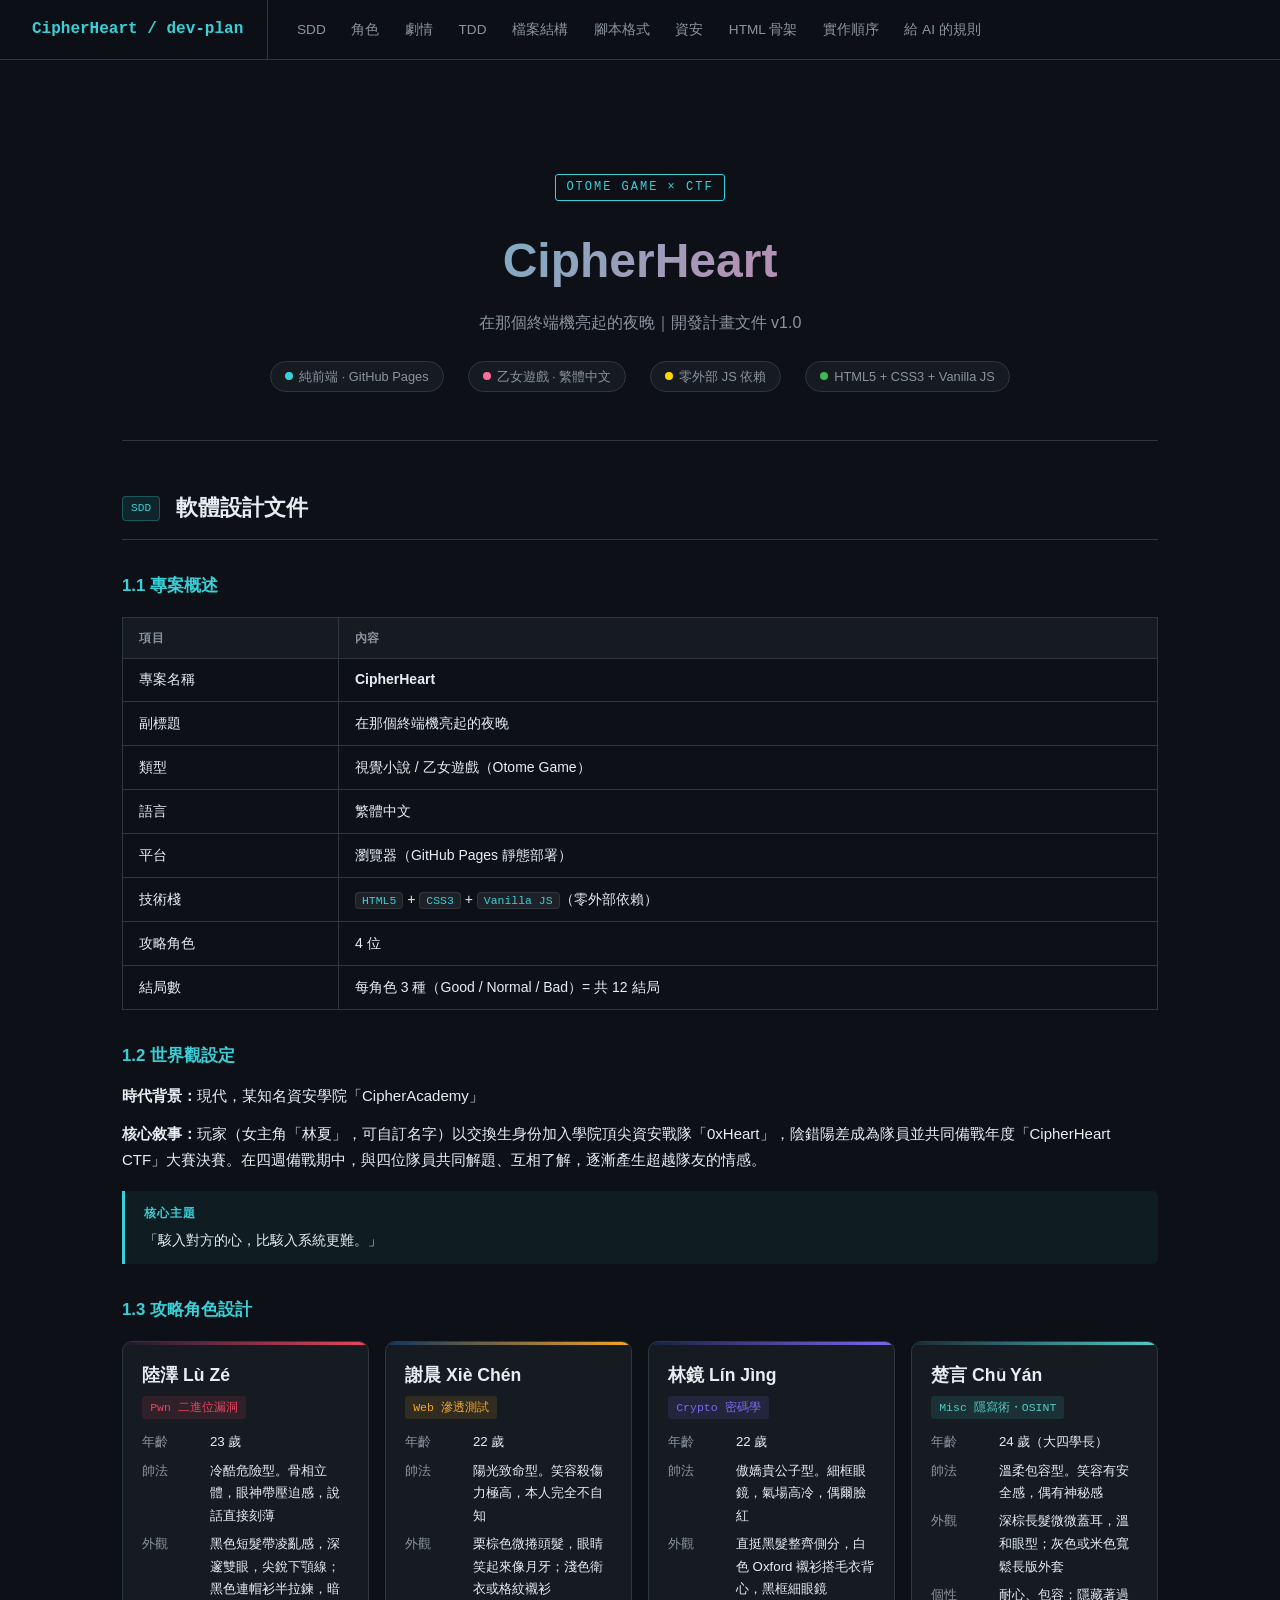
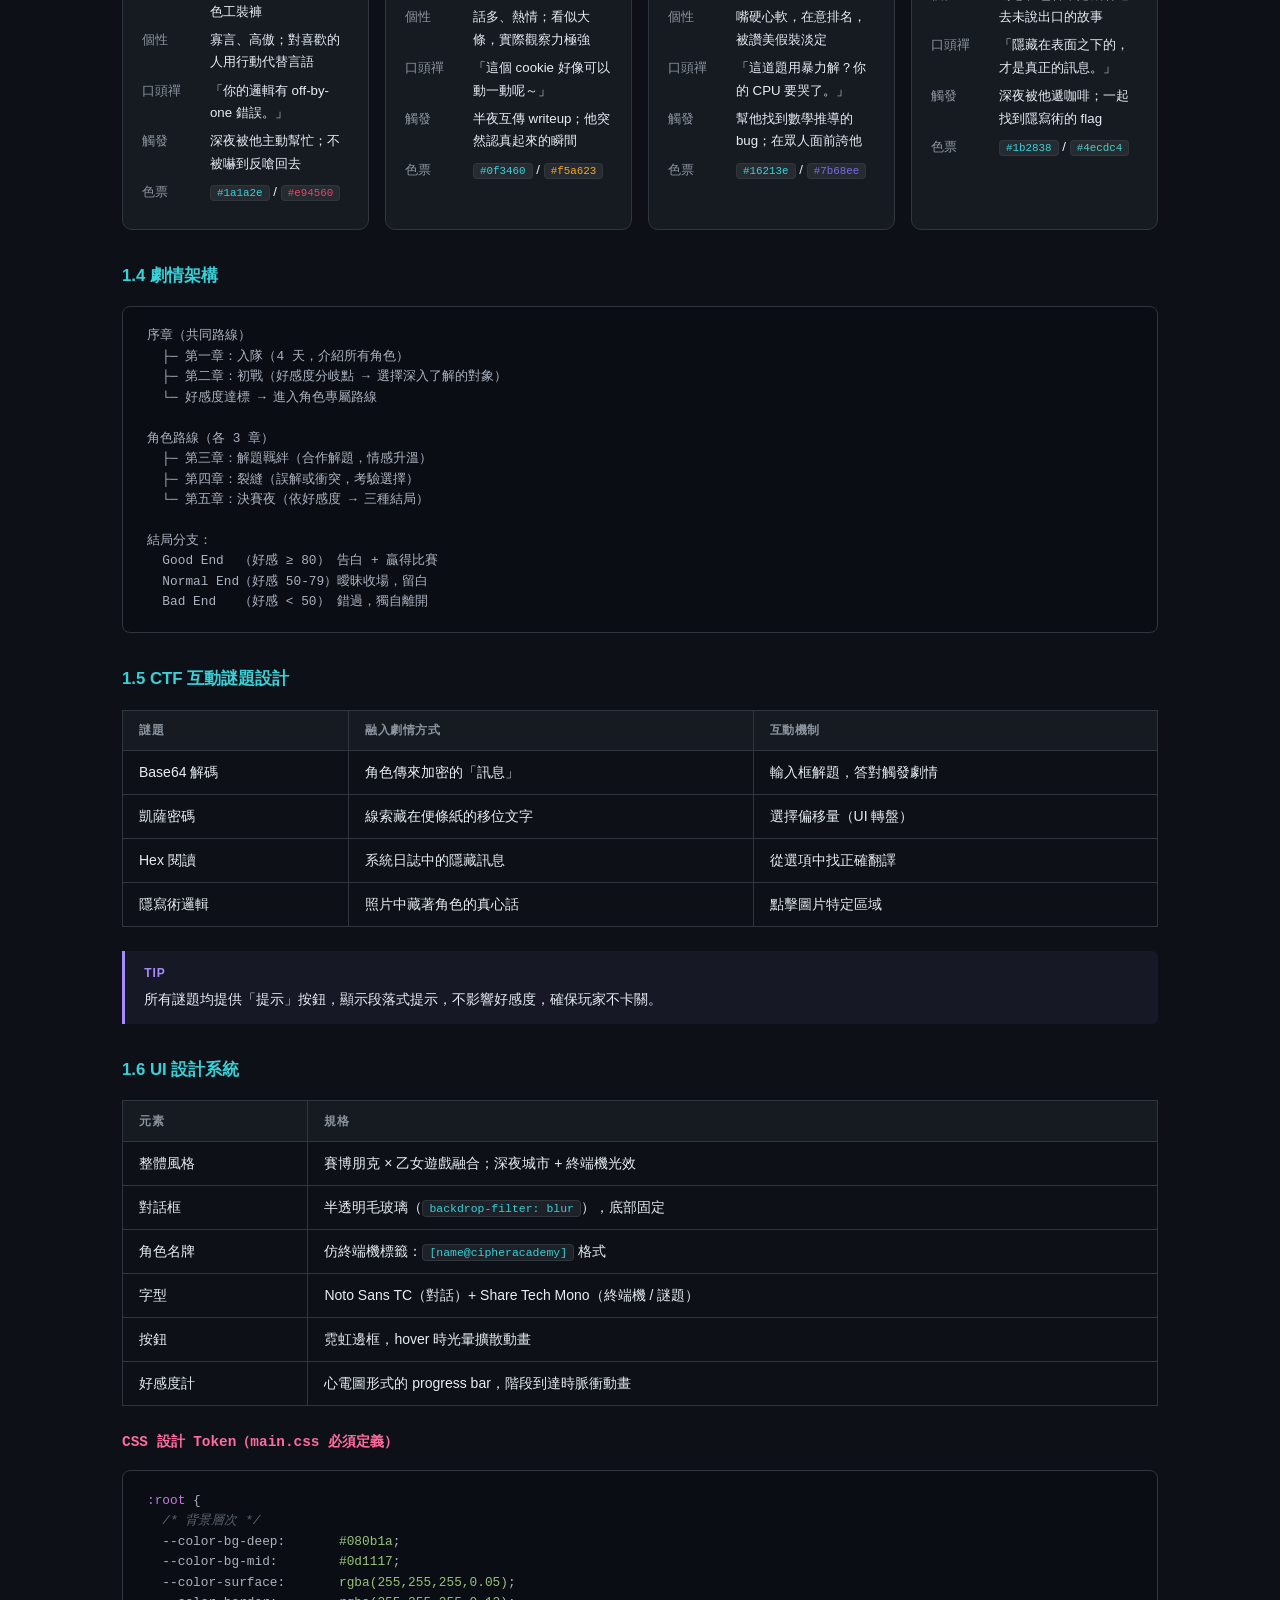
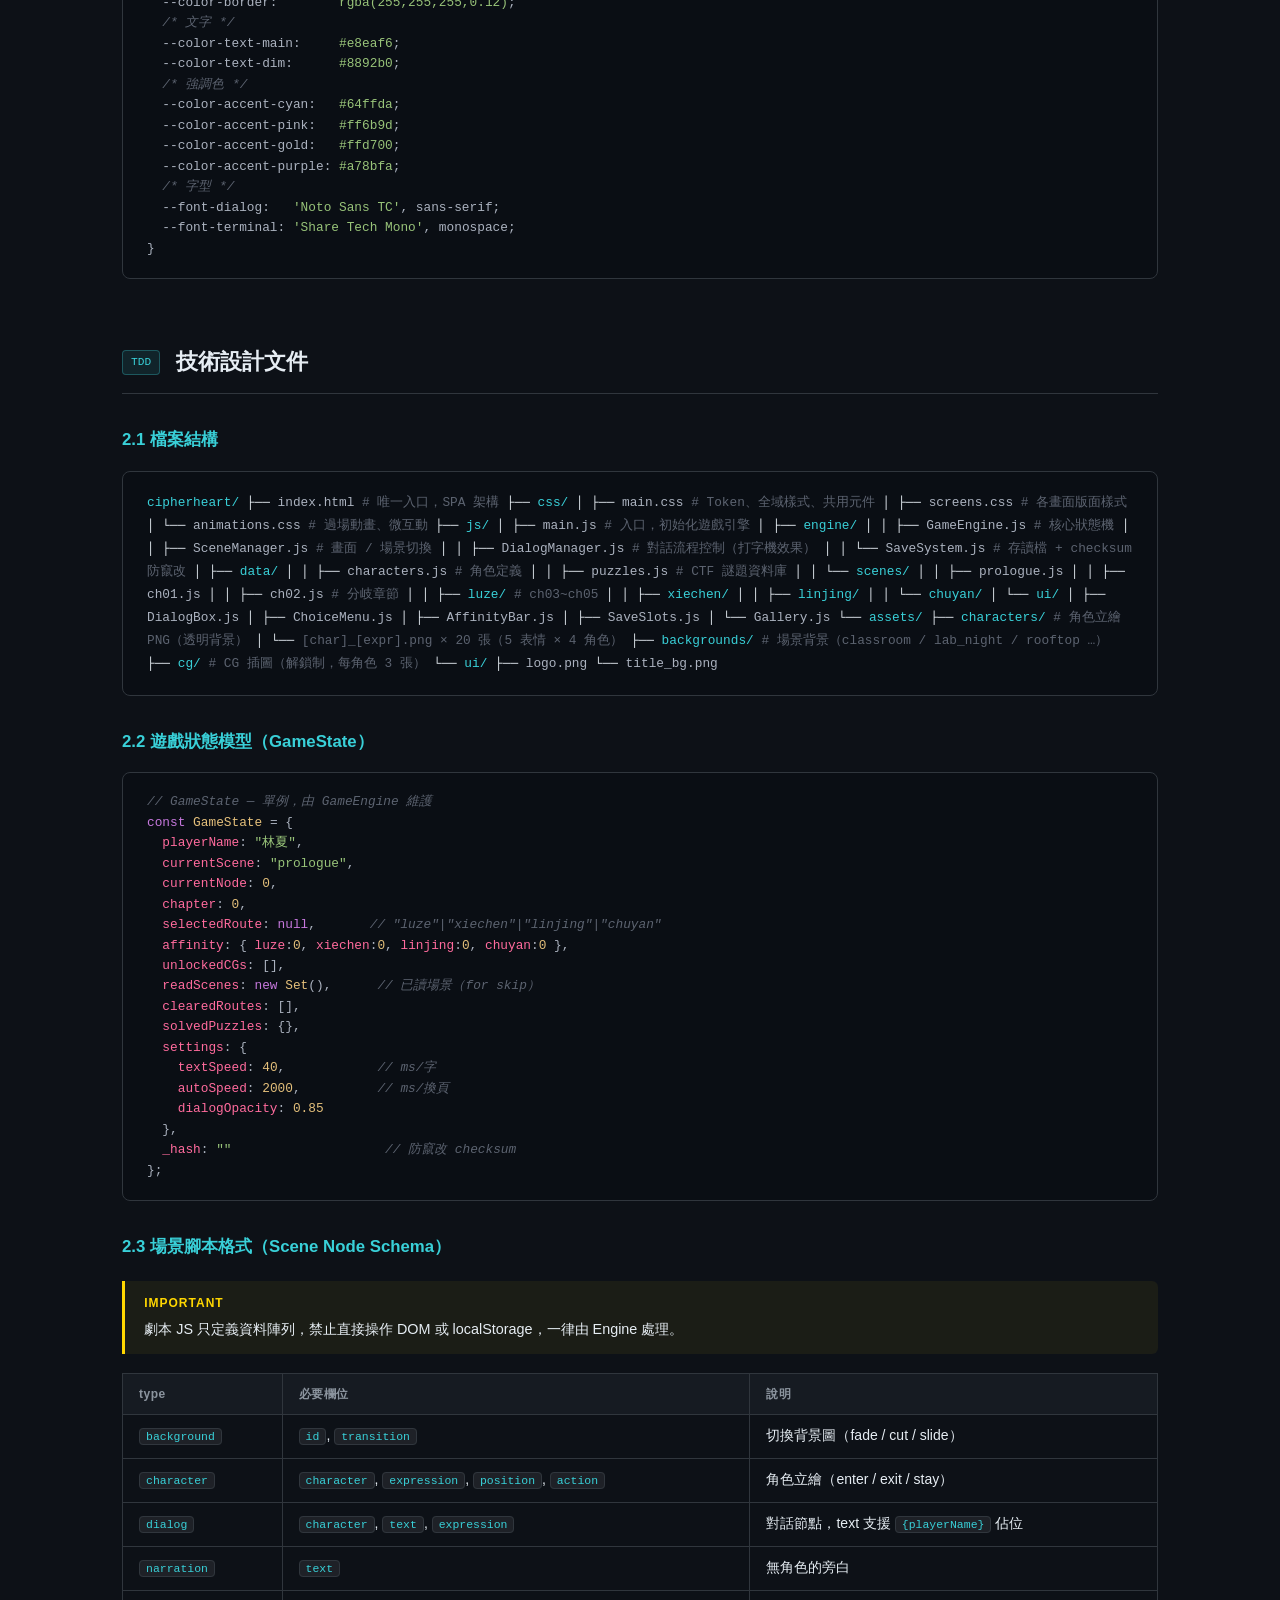
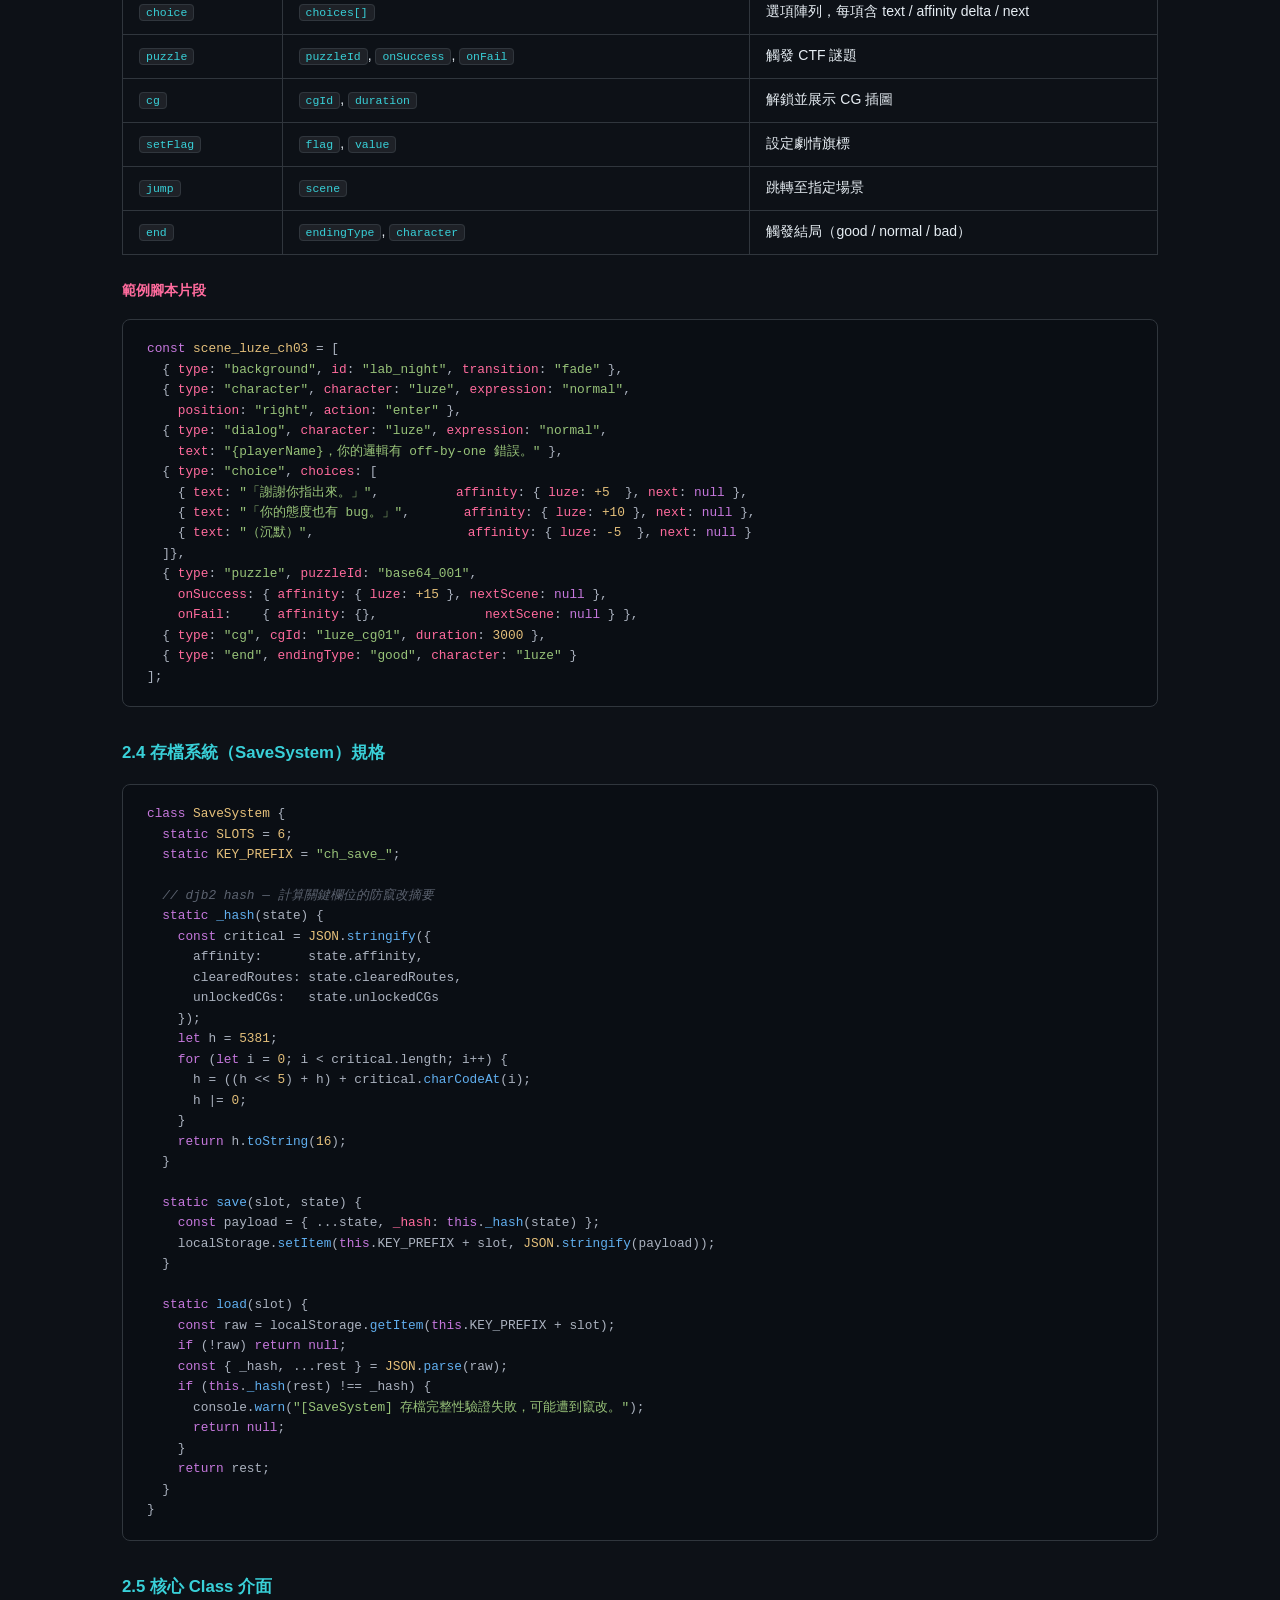
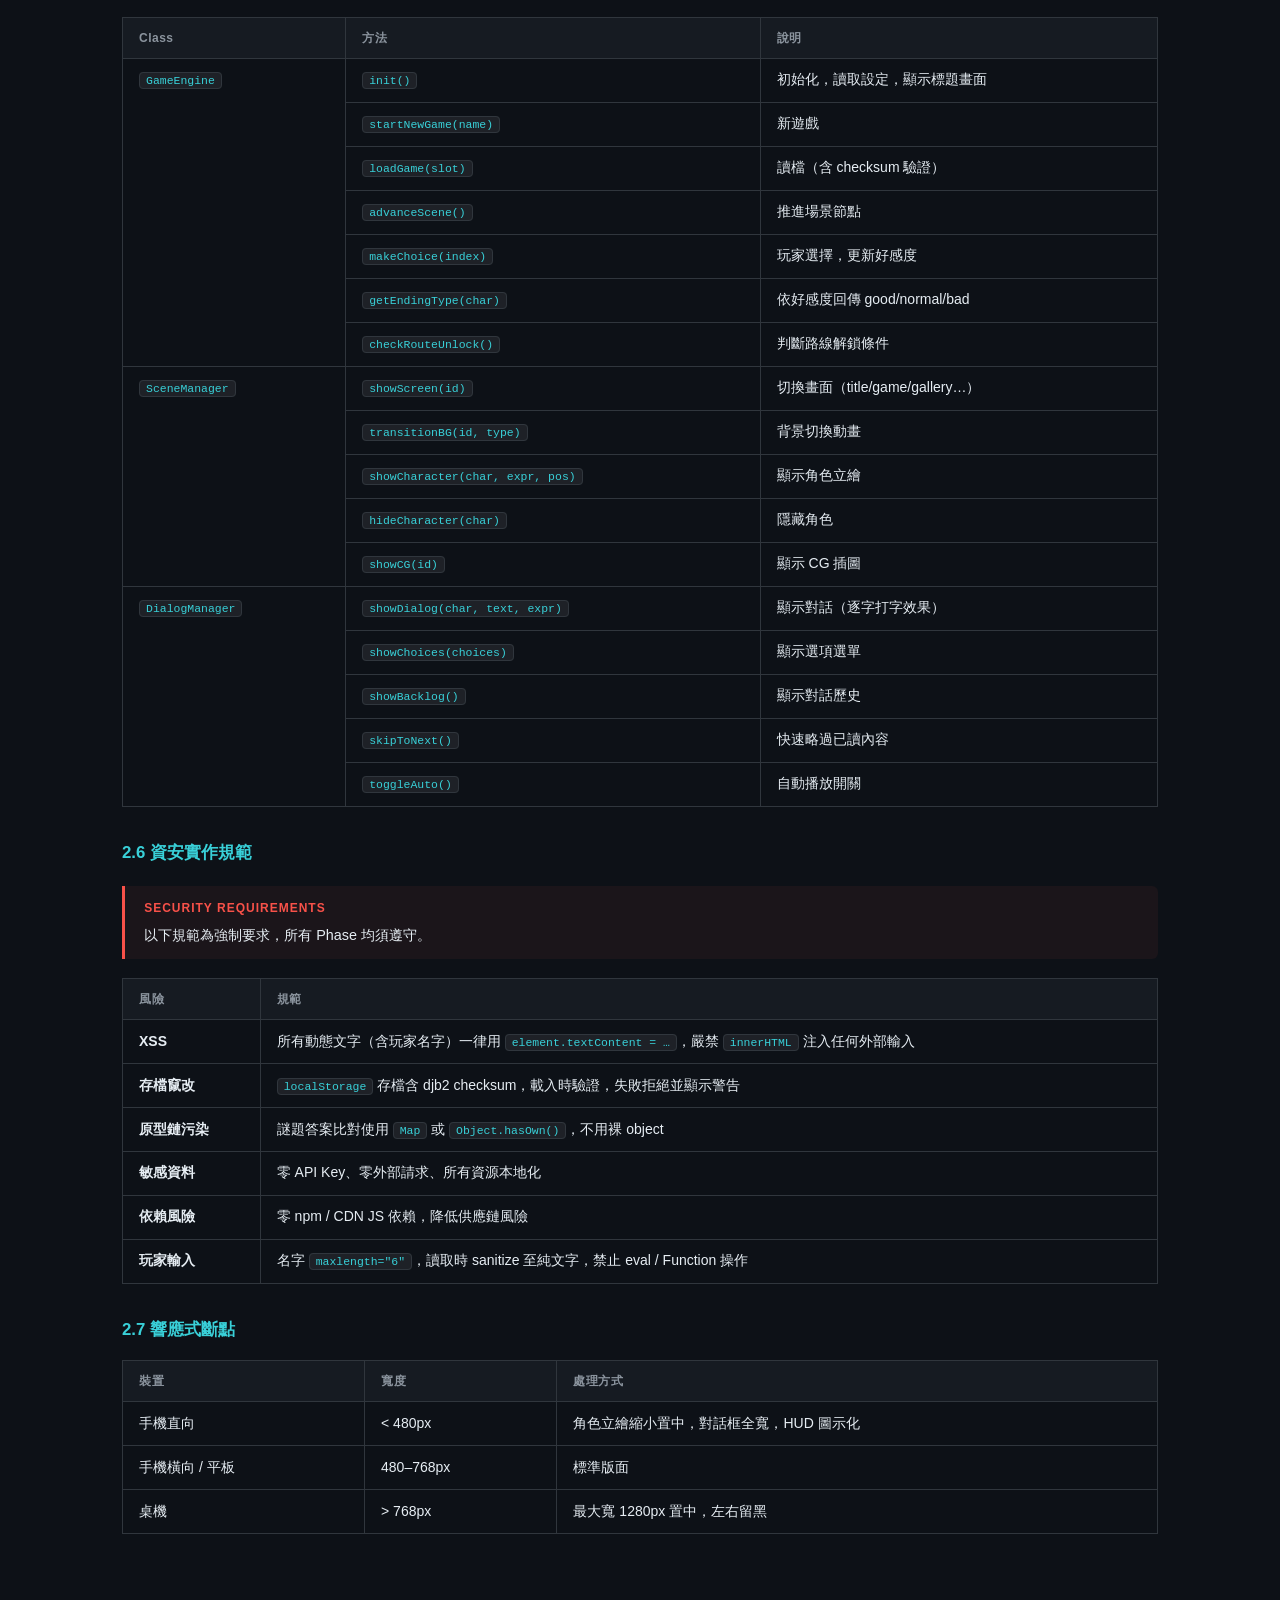
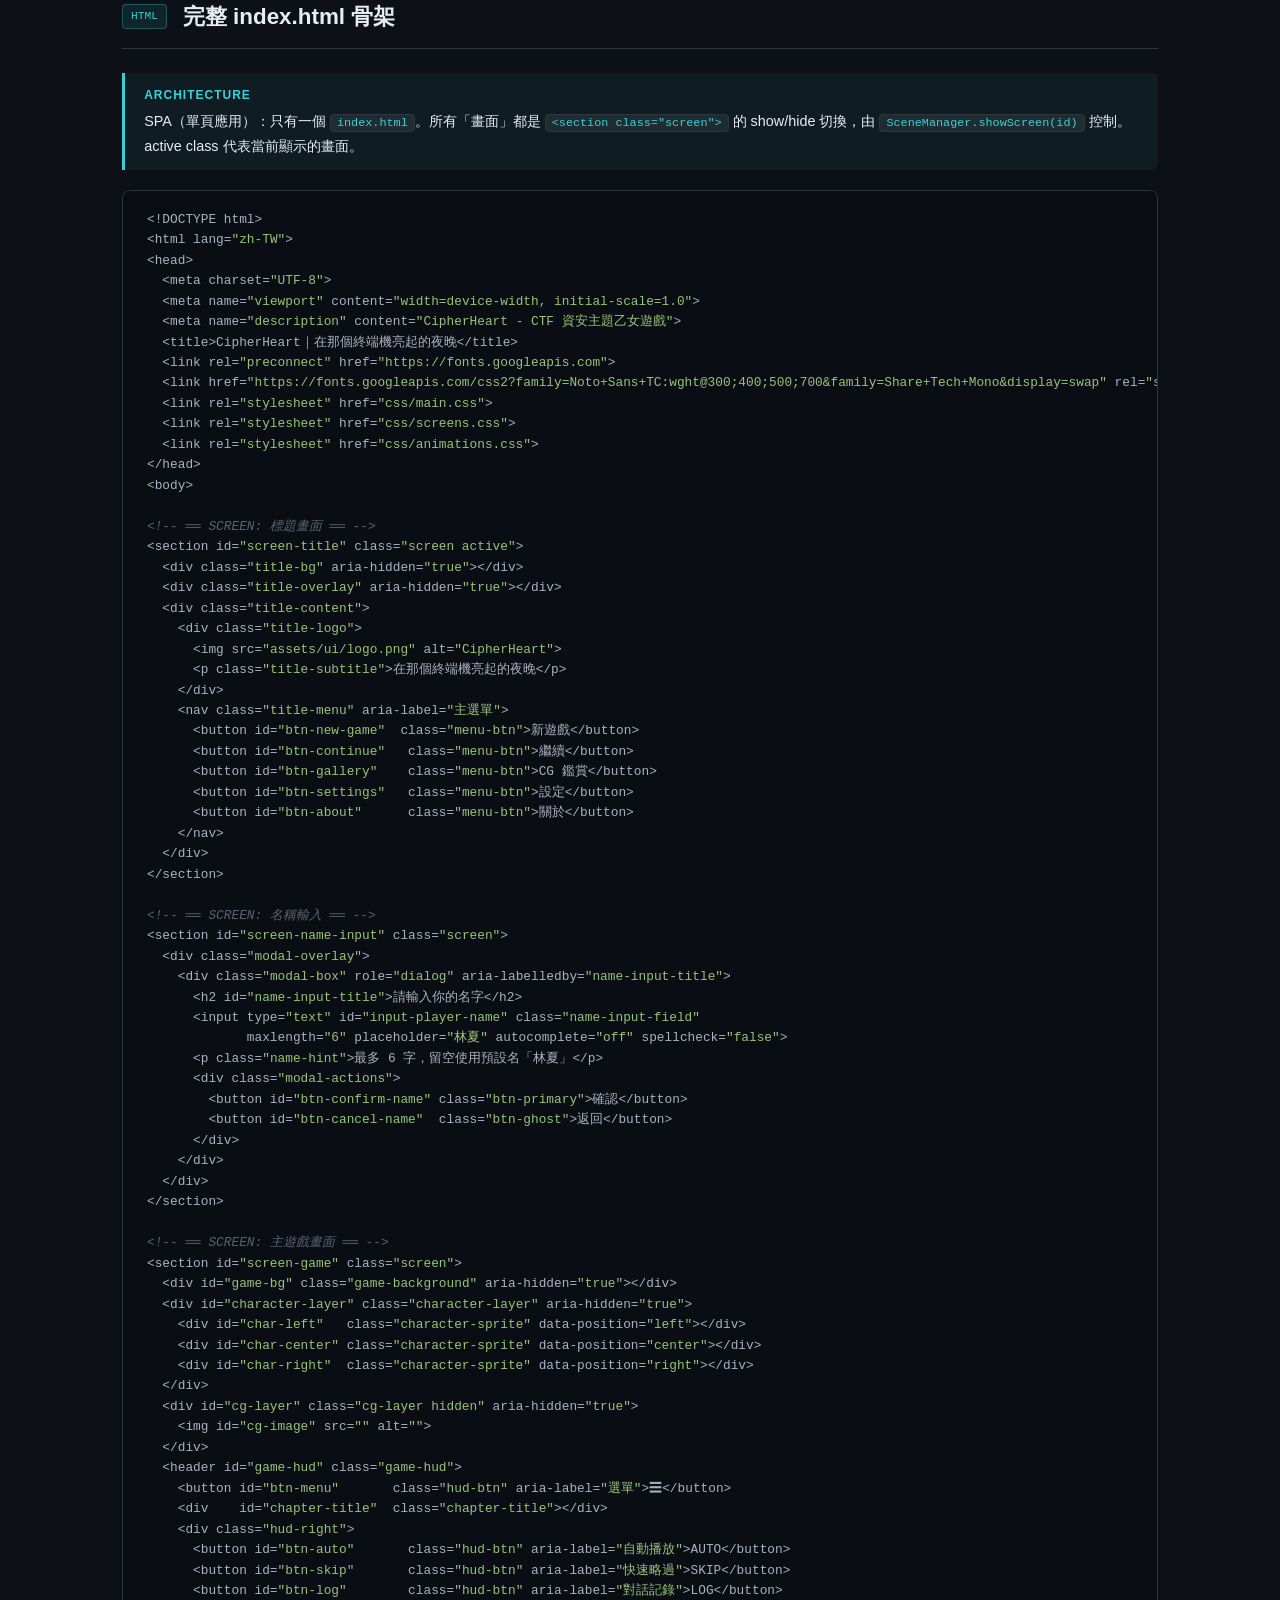
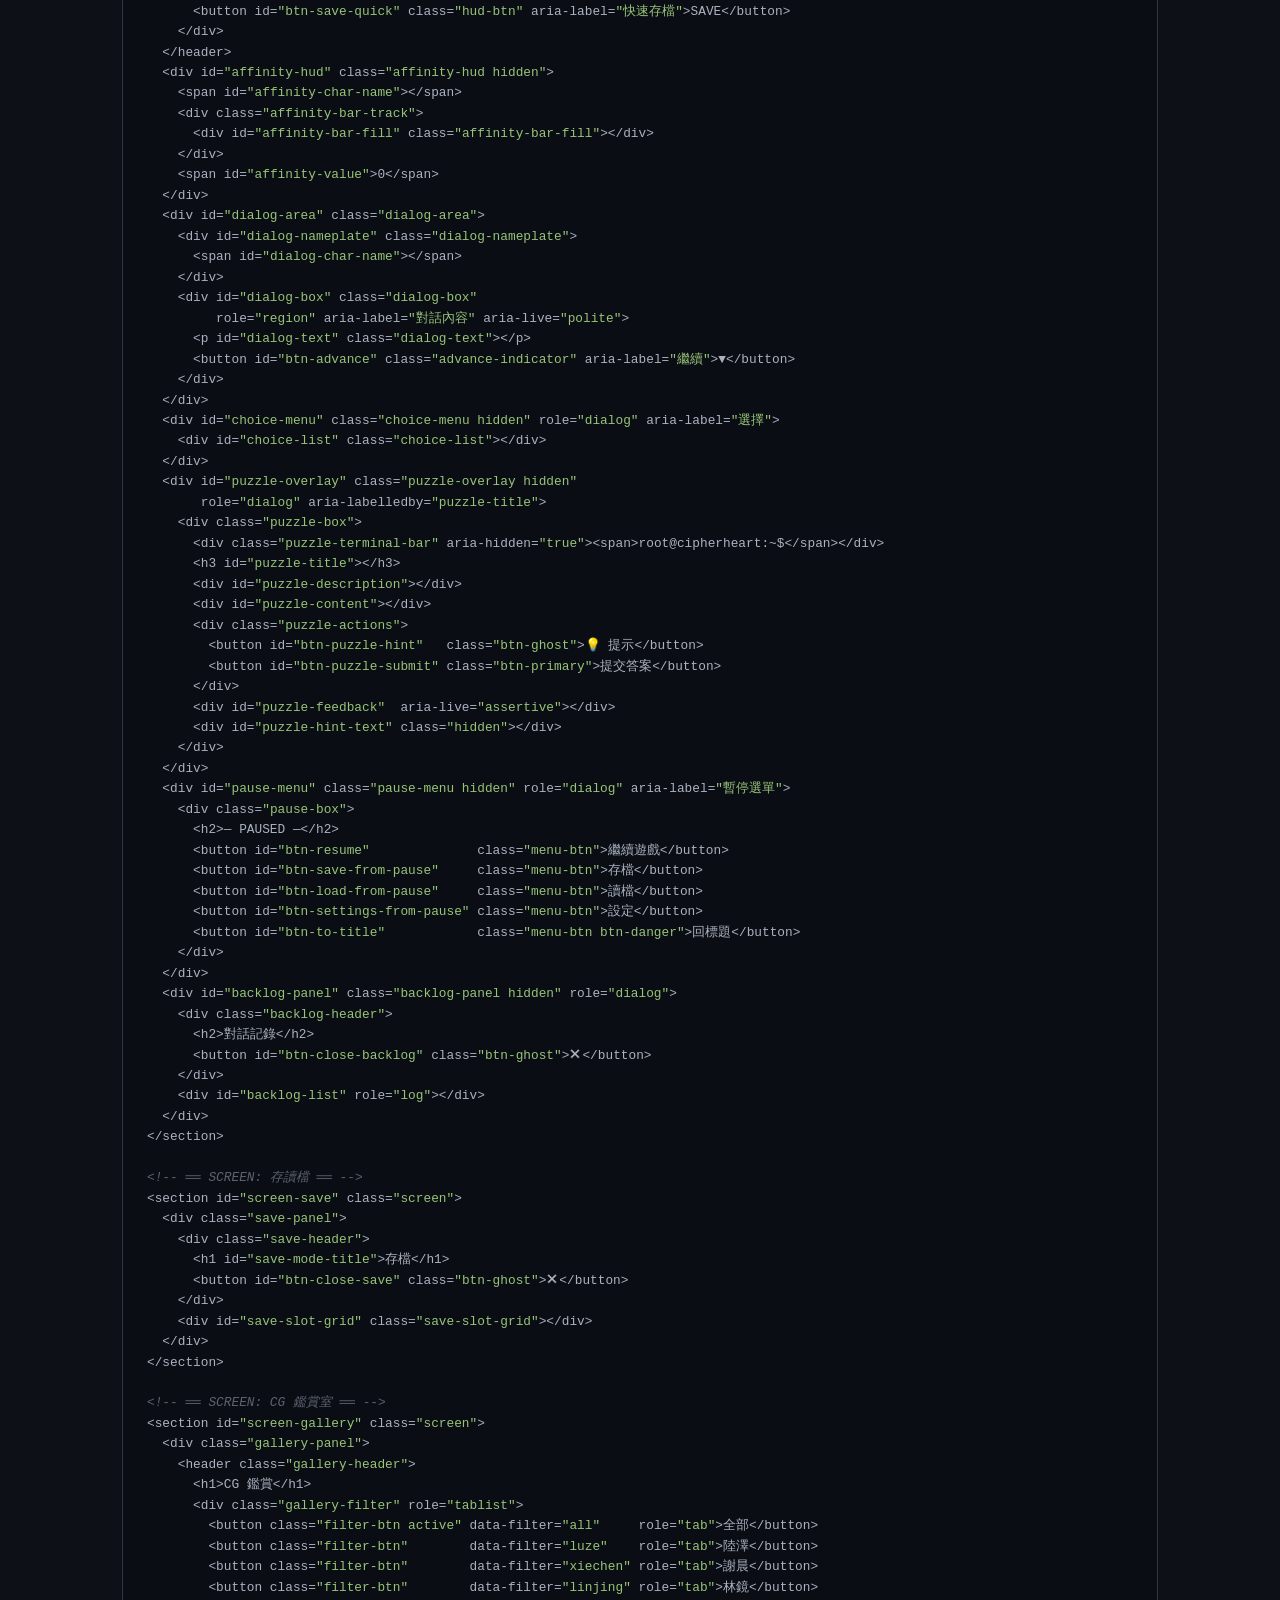
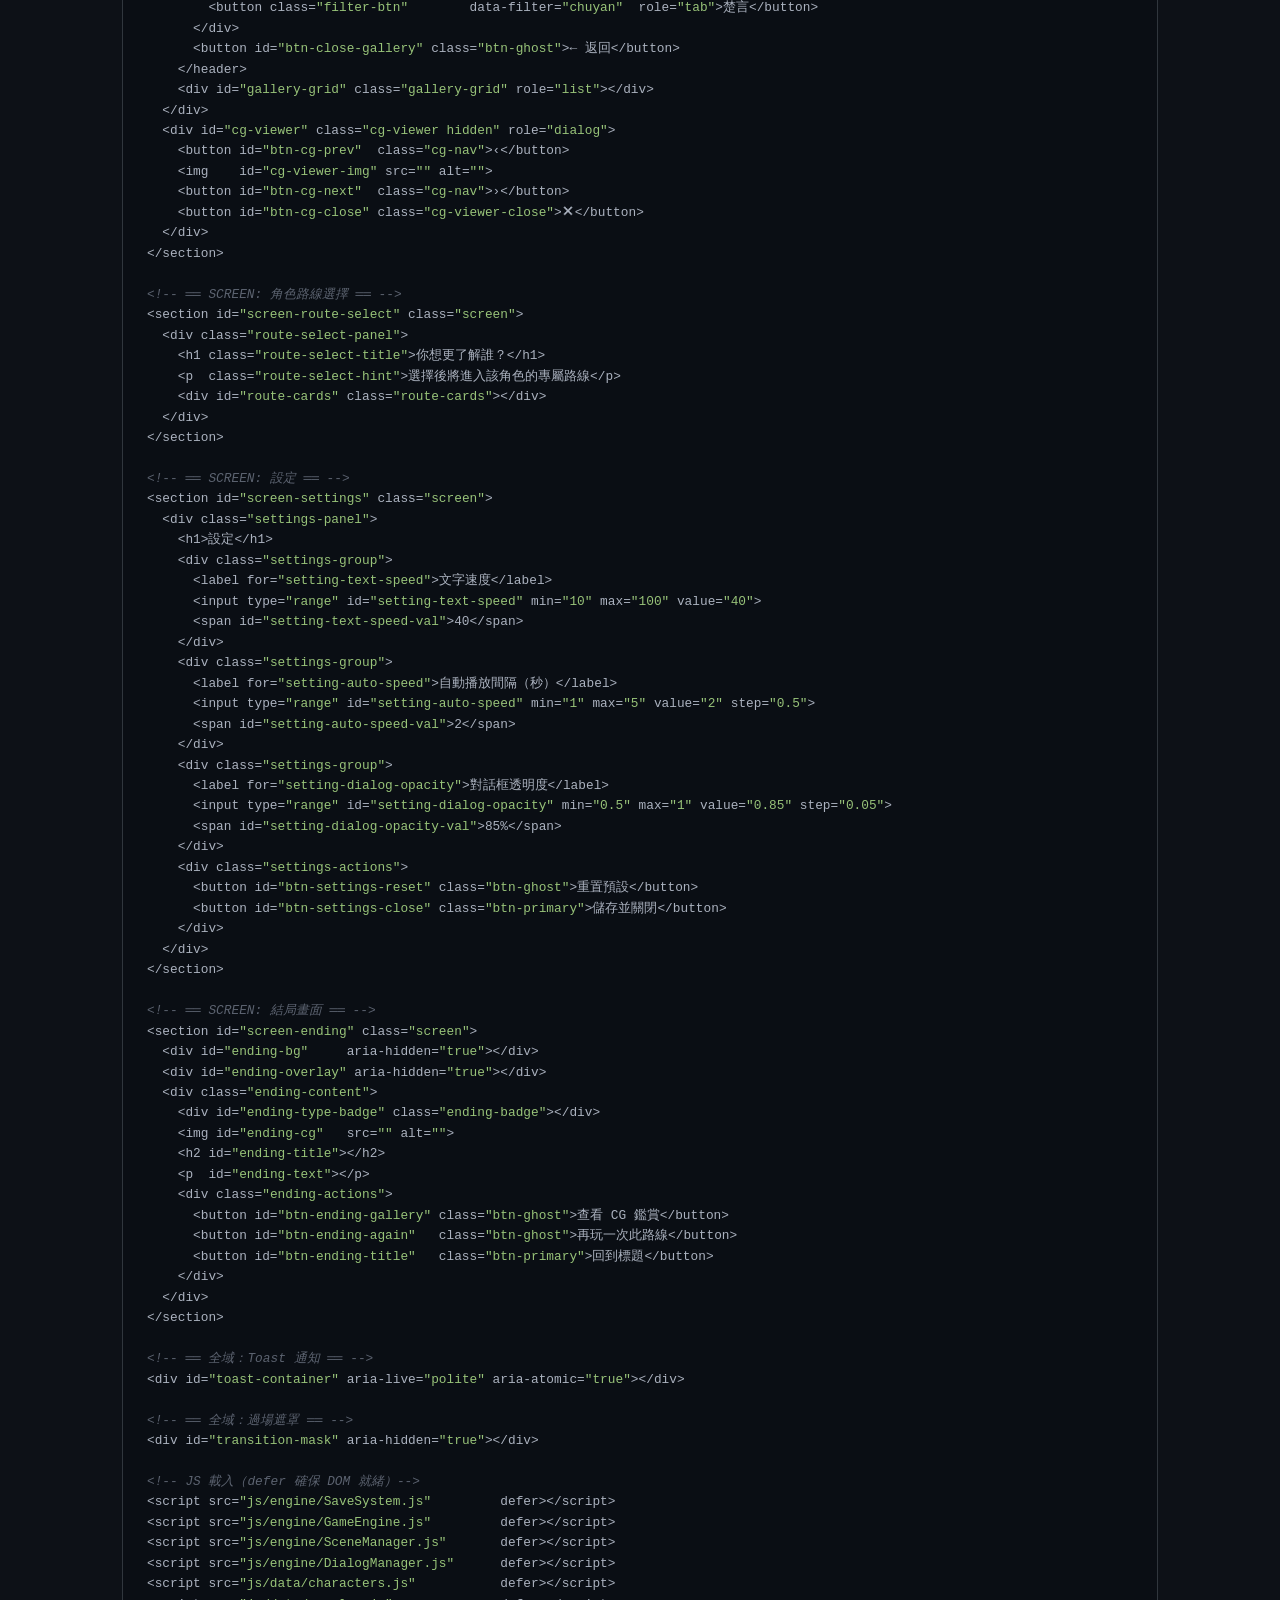
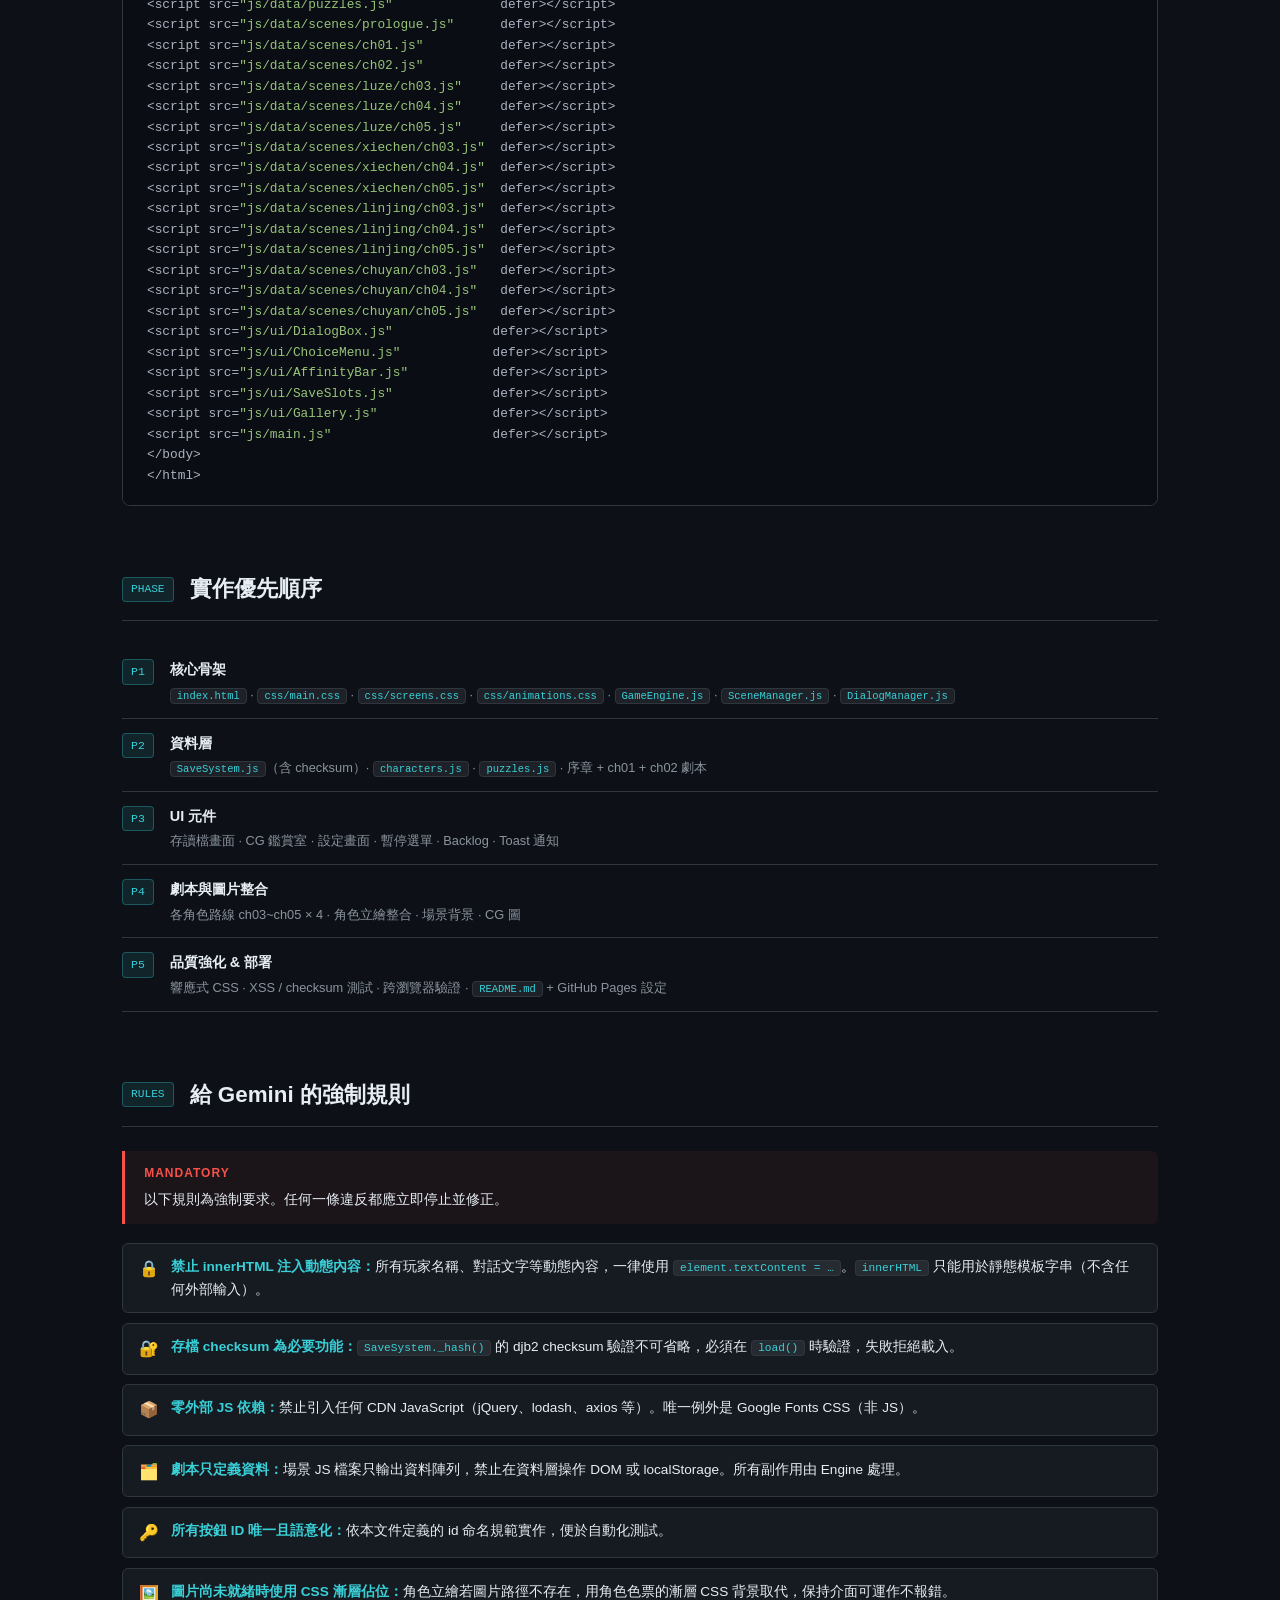
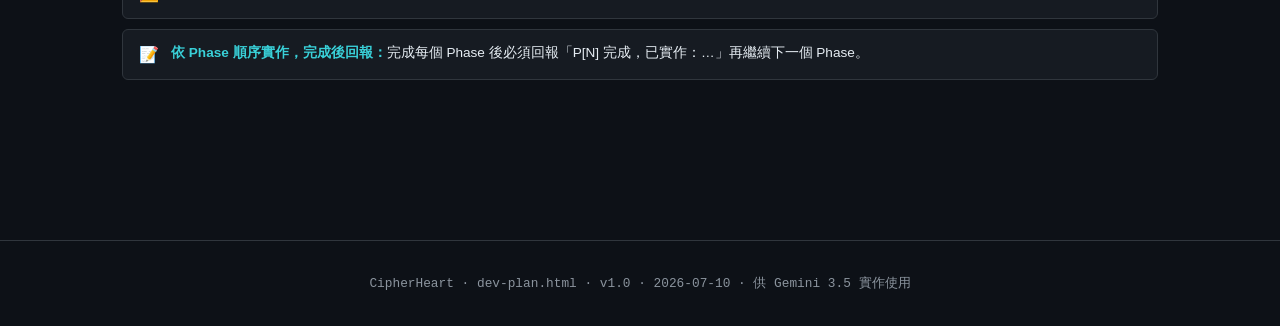
<file: dev-plan.html>
<!DOCTYPE html>
<html lang="zh-TW">
<head>
<meta charset="UTF-8">
<meta name="viewport" content="width=device-width, initial-scale=1.0">
<title>CipherHeart — 開發計畫文件 v1.0</title>
<style>
  :root {
    --bg:        #0d1117;
    --surface:   #161b22;
    --border:    #30363d;
    --text:      #e6edf3;
    --dim:       #8b949e;
    --cyan:      #39d0d8;
    --pink:      #ff6b9d;
    --gold:      #ffd700;
    --purple:    #a78bfa;
    --green:     #3fb950;
    --red:       #f85149;
    --font-mono: 'Cascadia Code', 'Fira Code', 'Consolas', monospace;
    --font-sans: 'Segoe UI', 'Helvetica Neue', Arial, sans-serif;
  }

  * { box-sizing: border-box; margin: 0; padding: 0; }

  body {
    background: var(--bg);
    color: var(--text);
    font-family: var(--font-sans);
    font-size: 15px;
    line-height: 1.7;
    padding: 0;
  }

  /* ── NAV ── */
  nav {
    position: sticky;
    top: 0;
    z-index: 100;
    background: rgba(13,17,23,0.95);
    backdrop-filter: blur(12px);
    border-bottom: 1px solid var(--border);
    padding: 0 2rem;
    display: flex;
    align-items: center;
    gap: 0;
    overflow-x: auto;
    white-space: nowrap;
  }
  nav .brand {
    font-family: var(--font-mono);
    color: var(--cyan);
    font-weight: 700;
    font-size: 1rem;
    padding: 1rem 1.5rem 1rem 0;
    border-right: 1px solid var(--border);
    margin-right: 1rem;
    flex-shrink: 0;
  }
  nav a {
    color: var(--dim);
    text-decoration: none;
    padding: 1rem 0.8rem;
    font-size: 0.85rem;
    transition: color .2s;
    flex-shrink: 0;
  }
  nav a:hover { color: var(--text); }

  /* ── LAYOUT ── */
  .wrapper {
    max-width: 1100px;
    margin: 0 auto;
    padding: 3rem 2rem 6rem;
  }

  /* ── HERO ── */
  .hero {
    text-align: center;
    padding: 4rem 0 3rem;
    border-bottom: 1px solid var(--border);
    margin-bottom: 3rem;
  }
  .hero .tag {
    display: inline-block;
    font-family: var(--font-mono);
    font-size: 0.75rem;
    color: var(--cyan);
    border: 1px solid var(--cyan);
    border-radius: 3px;
    padding: 2px 10px;
    margin-bottom: 1.2rem;
    letter-spacing: 2px;
  }
  .hero h1 {
    font-size: 3rem;
    font-weight: 700;
    background: linear-gradient(135deg, var(--cyan), var(--pink));
    -webkit-background-clip: text;
    -webkit-text-fill-color: transparent;
    background-clip: text;
    margin-bottom: 0.5rem;
  }
  .hero .subtitle {
    color: var(--dim);
    font-size: 1rem;
    margin-bottom: 1.5rem;
  }
  .hero .meta {
    display: flex;
    justify-content: center;
    gap: 1.5rem;
    flex-wrap: wrap;
  }
  .badge {
    display: inline-flex;
    align-items: center;
    gap: 6px;
    background: var(--surface);
    border: 1px solid var(--border);
    border-radius: 20px;
    padding: 4px 14px;
    font-size: 0.8rem;
    color: var(--dim);
  }
  .badge .dot { width: 8px; height: 8px; border-radius: 50%; }
  .dot-cyan   { background: var(--cyan); }
  .dot-pink   { background: var(--pink); }
  .dot-gold   { background: var(--gold); }
  .dot-green  { background: var(--green); }

  /* ── SECTION ── */
  .section { margin-bottom: 4rem; }
  .section-header {
    display: flex;
    align-items: center;
    gap: 1rem;
    margin-bottom: 1.5rem;
    padding-bottom: 0.75rem;
    border-bottom: 1px solid var(--border);
  }
  .section-num {
    font-family: var(--font-mono);
    font-size: 0.7rem;
    color: var(--cyan);
    background: rgba(57,208,216,0.1);
    border: 1px solid rgba(57,208,216,0.3);
    border-radius: 4px;
    padding: 2px 8px;
    flex-shrink: 0;
  }
  .section-header h2 { font-size: 1.4rem; font-weight: 600; }

  h3 { font-size: 1.05rem; font-weight: 600; color: var(--cyan); margin: 2rem 0 0.75rem; }
  h4 { font-size: 0.9rem; font-weight: 600; color: var(--pink); margin: 1.5rem 0 0.5rem; font-family: var(--font-mono); }
  p  { margin-bottom: 0.8rem; }

  /* ── CALLOUT ── */
  .callout {
    border-left: 3px solid;
    padding: 0.75rem 1.2rem;
    border-radius: 0 6px 6px 0;
    margin: 1.2rem 0;
    font-size: 0.9rem;
  }
  .callout.info    { border-color: var(--cyan);   background: rgba(57,208,216,0.06); }
  .callout.warning { border-color: var(--gold);   background: rgba(255,215,0,0.06); }
  .callout.danger  { border-color: var(--red);    background: rgba(248,81,73,0.06); }
  .callout.tip     { border-color: var(--purple); background: rgba(167,139,250,0.06); }
  .callout .label  { font-weight: 700; font-size: 0.75rem; letter-spacing: 1px; display: block; margin-bottom: 4px; }
  .callout.info    .label { color: var(--cyan); }
  .callout.warning .label { color: var(--gold); }
  .callout.danger  .label { color: var(--red); }
  .callout.tip     .label { color: var(--purple); }

  /* ── TABLE ── */
  .table-wrap { overflow-x: auto; margin: 1rem 0 1.5rem; }
  table { width: 100%; border-collapse: collapse; font-size: 0.875rem; }
  th { background: var(--surface); color: var(--dim); font-weight: 600; font-size: 0.75rem;
       letter-spacing: 0.5px; text-align: left; padding: 0.6rem 1rem; border: 1px solid var(--border); }
  td { padding: 0.6rem 1rem; border: 1px solid var(--border); vertical-align: top; }
  tr:hover td { background: rgba(255,255,255,0.02); }
  code {
    font-family: var(--font-mono);
    font-size: 0.82em;
    background: rgba(255,255,255,0.07);
    border: 1px solid var(--border);
    border-radius: 4px;
    padding: 1px 6px;
    color: var(--cyan);
  }

  /* ── CODE BLOCK ── */
  pre {
    background: #0a0e14;
    border: 1px solid var(--border);
    border-radius: 8px;
    padding: 1.2rem 1.5rem;
    overflow-x: auto;
    margin: 1rem 0 1.5rem;
    font-size: 0.8rem;
    line-height: 1.6;
  }
  pre code { background: none; border: none; padding: 0; color: #abb2bf; font-size: 1em; }
  .cm { color: #5c6370; font-style: italic; }
  .ck { color: #c678dd; }
  .cs { color: #98c379; }
  .cn { color: #e5c07b; }
  .cf { color: #61afef; }
  .cp { color: #ff6b9d; }

  /* ── CHARACTER CARDS ── */
  .char-cards {
    display: grid;
    grid-template-columns: repeat(auto-fill, minmax(240px, 1fr));
    gap: 1rem;
    margin: 1rem 0 1.5rem;
  }
  .char-card {
    background: var(--surface);
    border: 1px solid var(--border);
    border-radius: 10px;
    padding: 1.2rem;
    position: relative;
    overflow: hidden;
    transition: border-color .25s, transform .25s;
  }
  .char-card:hover { transform: translateY(-2px); }
  .char-card::before { content: ''; position: absolute; top: 0; left: 0; right: 0; height: 3px; }
  .char-card[data-char="luze"]::before    { background: linear-gradient(90deg, #1a1a2e, #e94560); }
  .char-card[data-char="xiechen"]::before { background: linear-gradient(90deg, #0f3460, #f5a623); }
  .char-card[data-char="linjing"]::before { background: linear-gradient(90deg, #16213e, #7b68ee); }
  .char-card[data-char="chuyan"]::before  { background: linear-gradient(90deg, #1b2838, #4ecdc4); }
  .char-card[data-char="luze"]:hover    { border-color: #e94560; }
  .char-card[data-char="xiechen"]:hover { border-color: #f5a623; }
  .char-card[data-char="linjing"]:hover { border-color: #7b68ee; }
  .char-card[data-char="chuyan"]:hover  { border-color: #4ecdc4; }
  .char-name { font-size: 1.1rem; font-weight: 700; margin-bottom: 2px; }
  .char-specialty {
    font-family: var(--font-mono); font-size: 0.72rem; padding: 2px 8px;
    border-radius: 3px; display: inline-block; margin-bottom: 0.75rem;
  }
  .char-card[data-char="luze"]    .char-specialty { color: #e94560; background: rgba(233,69,96,0.12); }
  .char-card[data-char="xiechen"] .char-specialty { color: #f5a623; background: rgba(245,166,35,0.12); }
  .char-card[data-char="linjing"] .char-specialty { color: #7b68ee; background: rgba(123,104,238,0.12); }
  .char-card[data-char="chuyan"]  .char-specialty { color: #4ecdc4; background: rgba(78,205,196,0.12); }
  .char-row { display: flex; gap: 0.5rem; margin-bottom: 0.35rem; font-size: 0.83rem; }
  .char-row .lbl { color: var(--dim); flex-shrink: 0; width: 4.5em; }

  /* ── PHASE LIST ── */
  .phase-list { list-style: none; }
  .phase-item { display: flex; gap: 1rem; padding: 0.75rem 0; border-bottom: 1px solid var(--border); align-items: flex-start; }
  .phase-num { font-family: var(--font-mono); font-size: 0.72rem; color: var(--cyan);
               background: rgba(57,208,216,0.1); border: 1px solid rgba(57,208,216,0.3);
               border-radius: 4px; padding: 2px 8px; flex-shrink: 0; margin-top: 2px; }
  .phase-title { font-weight: 600; font-size: 0.9rem; }
  .phase-files { font-size: 0.8rem; color: var(--dim); margin-top: 2px; }

  /* ── FILE TREE ── */
  .file-tree {
    font-family: var(--font-mono); font-size: 0.8rem; line-height: 1.8;
    background: #0a0e14; border: 1px solid var(--border); border-radius: 8px;
    padding: 1.2rem 1.5rem; margin: 1rem 0 1.5rem;
  }
  .file-tree .dir  { color: var(--cyan); }
  .file-tree .file { color: #abb2bf; }
  .file-tree .cmt  { color: #5c6370; }

  /* ── RULE CHIPS ── */
  .rules { display: flex; flex-direction: column; gap: 0.6rem; margin: 1rem 0; }
  .rule {
    display: flex; gap: 0.75rem; align-items: flex-start;
    background: var(--surface); border: 1px solid var(--border);
    border-radius: 6px; padding: 0.7rem 1rem; font-size: 0.85rem;
  }
  .rule .icon { flex-shrink: 0; font-size: 1rem; }
  .rule .rule-text strong { color: var(--cyan); }

  footer {
    text-align: center; padding: 2rem; border-top: 1px solid var(--border);
    color: var(--dim); font-size: 0.8rem; font-family: var(--font-mono);
  }
</style>
</head>
<body>

<nav>
  <span class="brand">CipherHeart / dev-plan</span>
  <a href="#sdd">SDD</a>
  <a href="#characters">角色</a>
  <a href="#story">劇情</a>
  <a href="#tdd">TDD</a>
  <a href="#filestructure">檔案結構</a>
  <a href="#schema">腳本格式</a>
  <a href="#security">資安</a>
  <a href="#html">HTML 骨架</a>
  <a href="#phase">實作順序</a>
  <a href="#rules">給 AI 的規則</a>
</nav>

<div class="wrapper">

<!-- HERO -->
<div class="hero">
  <span class="tag">OTOME GAME × CTF</span>
  <h1>CipherHeart</h1>
  <p class="subtitle">在那個終端機亮起的夜晚｜開發計畫文件 v1.0</p>
  <div class="meta">
    <span class="badge"><span class="dot dot-cyan"></span>純前端 · GitHub Pages</span>
    <span class="badge"><span class="dot dot-pink"></span>乙女遊戲 · 繁體中文</span>
    <span class="badge"><span class="dot dot-gold"></span>零外部 JS 依賴</span>
    <span class="badge"><span class="dot dot-green"></span>HTML5 + CSS3 + Vanilla JS</span>
  </div>
</div>

<!-- ══ SDD ══ -->
<div id="sdd" class="section">
  <div class="section-header">
    <span class="section-num">SDD</span>
    <h2>軟體設計文件</h2>
  </div>

  <h3>1.1 專案概述</h3>
  <div class="table-wrap"><table>
    <tr><th>項目</th><th>內容</th></tr>
    <tr><td>專案名稱</td><td><strong>CipherHeart</strong></td></tr>
    <tr><td>副標題</td><td>在那個終端機亮起的夜晚</td></tr>
    <tr><td>類型</td><td>視覺小說 / 乙女遊戲（Otome Game）</td></tr>
    <tr><td>語言</td><td>繁體中文</td></tr>
    <tr><td>平台</td><td>瀏覽器（GitHub Pages 靜態部署）</td></tr>
    <tr><td>技術棧</td><td><code>HTML5</code> + <code>CSS3</code> + <code>Vanilla JS</code>（零外部依賴）</td></tr>
    <tr><td>攻略角色</td><td>4 位</td></tr>
    <tr><td>結局數</td><td>每角色 3 種（Good / Normal / Bad）= 共 12 結局</td></tr>
  </table></div>

  <h3>1.2 世界觀設定</h3>
  <p><strong>時代背景：</strong>現代，某知名資安學院「CipherAcademy」</p>
  <p><strong>核心敘事：</strong>玩家（女主角「林夏」，可自訂名字）以交換生身份加入學院頂尖資安戰隊「0xHeart」，陰錯陽差成為隊員並共同備戰年度「CipherHeart CTF」大賽決賽。在四週備戰期中，與四位隊員共同解題、互相了解，逐漸產生超越隊友的情感。</p>
  <div class="callout info"><span class="label">核心主題</span>「駭入對方的心，比駭入系統更難。」</div>

  <h3 id="characters">1.3 攻略角色設計</h3>
  <div class="char-cards">
    <div class="char-card" data-char="luze">
      <div class="char-name">陸澤 Lù Zé</div>
      <span class="char-specialty">Pwn 二進位漏洞</span>
      <div class="char-row"><span class="lbl">年齡</span><span>23 歲</span></div>
      <div class="char-row"><span class="lbl">帥法</span><span>冷酷危險型。骨相立體，眼神帶壓迫感，說話直接刻薄</span></div>
      <div class="char-row"><span class="lbl">外觀</span><span>黑色短髮帶凌亂感，深邃雙眼，尖銳下顎線；黑色連帽衫半拉鍊，暗色工裝褲</span></div>
      <div class="char-row"><span class="lbl">個性</span><span>寡言、高傲；對喜歡的人用行動代替言語</span></div>
      <div class="char-row"><span class="lbl">口頭禪</span><span>「你的邏輯有 off-by-one 錯誤。」</span></div>
      <div class="char-row"><span class="lbl">觸發</span><span>深夜被他主動幫忙；不被嚇到反嗆回去</span></div>
      <div class="char-row"><span class="lbl">色票</span><span><code>#1a1a2e</code> / <code style="color:#e94560">#e94560</code></span></div>
    </div>
    <div class="char-card" data-char="xiechen">
      <div class="char-name">謝晨 Xiè Chén</div>
      <span class="char-specialty">Web 滲透測試</span>
      <div class="char-row"><span class="lbl">年齡</span><span>22 歲</span></div>
      <div class="char-row"><span class="lbl">帥法</span><span>陽光致命型。笑容殺傷力極高，本人完全不自知</span></div>
      <div class="char-row"><span class="lbl">外觀</span><span>栗棕色微捲頭髮，眼睛笑起來像月牙；淺色衛衣或格紋襯衫</span></div>
      <div class="char-row"><span class="lbl">個性</span><span>話多、熱情；看似大條，實際觀察力極強</span></div>
      <div class="char-row"><span class="lbl">口頭禪</span><span>「這個 cookie 好像可以動一動呢～」</span></div>
      <div class="char-row"><span class="lbl">觸發</span><span>半夜互傳 writeup；他突然認真起來的瞬間</span></div>
      <div class="char-row"><span class="lbl">色票</span><span><code>#0f3460</code> / <code style="color:#f5a623">#f5a623</code></span></div>
    </div>
    <div class="char-card" data-char="linjing">
      <div class="char-name">林鏡 Lín Jìng</div>
      <span class="char-specialty">Crypto 密碼學</span>
      <div class="char-row"><span class="lbl">年齡</span><span>22 歲</span></div>
      <div class="char-row"><span class="lbl">帥法</span><span>傲嬌貴公子型。細框眼鏡，氣場高冷，偶爾臉紅</span></div>
      <div class="char-row"><span class="lbl">外觀</span><span>直挺黑髮整齊側分，白色 Oxford 襯衫搭毛衣背心，黑框細眼鏡</span></div>
      <div class="char-row"><span class="lbl">個性</span><span>嘴硬心軟，在意排名，被讚美假裝淡定</span></div>
      <div class="char-row"><span class="lbl">口頭禪</span><span>「這道題用暴力解？你的 CPU 要哭了。」</span></div>
      <div class="char-row"><span class="lbl">觸發</span><span>幫他找到數學推導的 bug；在眾人面前誇他</span></div>
      <div class="char-row"><span class="lbl">色票</span><span><code>#16213e</code> / <code style="color:#7b68ee">#7b68ee</code></span></div>
    </div>
    <div class="char-card" data-char="chuyan">
      <div class="char-name">楚言 Chǔ Yán</div>
      <span class="char-specialty">Misc 隱寫術・OSINT</span>
      <div class="char-row"><span class="lbl">年齡</span><span>24 歲（大四學長）</span></div>
      <div class="char-row"><span class="lbl">帥法</span><span>溫柔包容型。笑容有安全感，偶有神秘感</span></div>
      <div class="char-row"><span class="lbl">外觀</span><span>深棕長髮微微蓋耳，溫和眼型；灰色或米色寬鬆長版外套</span></div>
      <div class="char-row"><span class="lbl">個性</span><span>耐心、包容；隱藏著過去未說出口的故事</span></div>
      <div class="char-row"><span class="lbl">口頭禪</span><span>「隱藏在表面之下的，才是真正的訊息。」</span></div>
      <div class="char-row"><span class="lbl">觸發</span><span>深夜被他遞咖啡；一起找到隱寫術的 flag</span></div>
      <div class="char-row"><span class="lbl">色票</span><span><code>#1b2838</code> / <code style="color:#4ecdc4">#4ecdc4</code></span></div>
    </div>
  </div>

  <h3 id="story">1.4 劇情架構</h3>
  <pre><code>序章（共同路線）
  ├─ 第一章：入隊（4 天，介紹所有角色）
  ├─ 第二章：初戰（好感度分岐點 → 選擇深入了解的對象）
  └─ 好感度達標 → 進入角色專屬路線

角色路線（各 3 章）
  ├─ 第三章：解題羈絆（合作解題，情感升溫）
  ├─ 第四章：裂縫（誤解或衝突，考驗選擇）
  └─ 第五章：決賽夜（依好感度 → 三種結局）

結局分支：
  Good End  （好感 ≥ 80） 告白 + 贏得比賽
  Normal End（好感 50-79）曖昧收場，留白
  Bad End   （好感 &lt; 50） 錯過，獨自離開</code></pre>

  <h3>1.5 CTF 互動謎題設計</h3>
  <div class="table-wrap"><table>
    <tr><th>謎題</th><th>融入劇情方式</th><th>互動機制</th></tr>
    <tr><td>Base64 解碼</td><td>角色傳來加密的「訊息」</td><td>輸入框解題，答對觸發劇情</td></tr>
    <tr><td>凱薩密碼</td><td>線索藏在便條紙的移位文字</td><td>選擇偏移量（UI 轉盤）</td></tr>
    <tr><td>Hex 閱讀</td><td>系統日誌中的隱藏訊息</td><td>從選項中找正確翻譯</td></tr>
    <tr><td>隱寫術邏輯</td><td>照片中藏著角色的真心話</td><td>點擊圖片特定區域</td></tr>
  </table></div>
  <div class="callout tip"><span class="label">TIP</span>所有謎題均提供「提示」按鈕，顯示段落式提示，不影響好感度，確保玩家不卡關。</div>

  <h3>1.6 UI 設計系統</h3>
  <div class="table-wrap"><table>
    <tr><th>元素</th><th>規格</th></tr>
    <tr><td>整體風格</td><td>賽博朋克 × 乙女遊戲融合；深夜城市 + 終端機光效</td></tr>
    <tr><td>對話框</td><td>半透明毛玻璃（<code>backdrop-filter: blur</code>），底部固定</td></tr>
    <tr><td>角色名牌</td><td>仿終端機標籤：<code>[name@cipheracademy]</code> 格式</td></tr>
    <tr><td>字型</td><td>Noto Sans TC（對話）+ Share Tech Mono（終端機 / 謎題）</td></tr>
    <tr><td>按鈕</td><td>霓虹邊框，hover 時光暈擴散動畫</td></tr>
    <tr><td>好感度計</td><td>心電圖形式的 progress bar，階段到達時脈衝動畫</td></tr>
  </table></div>
  <h4>CSS 設計 Token（main.css 必須定義）</h4>
  <pre><code><span class="ck">:root</span> {
  <span class="cm">/* 背景層次 */</span>
  --color-bg-deep:       <span class="cs">#080b1a</span>;
  --color-bg-mid:        <span class="cs">#0d1117</span>;
  --color-surface:       <span class="cs">rgba(255,255,255,0.05)</span>;
  --color-border:        <span class="cs">rgba(255,255,255,0.12)</span>;
  <span class="cm">/* 文字 */</span>
  --color-text-main:     <span class="cs">#e8eaf6</span>;
  --color-text-dim:      <span class="cs">#8892b0</span>;
  <span class="cm">/* 強調色 */</span>
  --color-accent-cyan:   <span class="cs">#64ffda</span>;
  --color-accent-pink:   <span class="cs">#ff6b9d</span>;
  --color-accent-gold:   <span class="cs">#ffd700</span>;
  --color-accent-purple: <span class="cs">#a78bfa</span>;
  <span class="cm">/* 字型 */</span>
  --font-dialog:   <span class="cs">'Noto Sans TC'</span>, sans-serif;
  --font-terminal: <span class="cs">'Share Tech Mono'</span>, monospace;
}</code></pre>
</div>

<!-- ══ TDD ══ -->
<div id="tdd" class="section">
  <div class="section-header">
    <span class="section-num">TDD</span>
    <h2>技術設計文件</h2>
  </div>

  <h3 id="filestructure">2.1 檔案結構</h3>
  <div class="file-tree">
<span class="dir">cipherheart/</span>
├── <span class="file">index.html</span>                   <span class="cmt"># 唯一入口，SPA 架構</span>
├── <span class="dir">css/</span>
│   ├── <span class="file">main.css</span>                 <span class="cmt"># Token、全域樣式、共用元件</span>
│   ├── <span class="file">screens.css</span>              <span class="cmt"># 各畫面版面樣式</span>
│   └── <span class="file">animations.css</span>           <span class="cmt"># 過場動畫、微互動</span>
├── <span class="dir">js/</span>
│   ├── <span class="file">main.js</span>                  <span class="cmt"># 入口，初始化遊戲引擎</span>
│   ├── <span class="dir">engine/</span>
│   │   ├── <span class="file">GameEngine.js</span>        <span class="cmt"># 核心狀態機</span>
│   │   ├── <span class="file">SceneManager.js</span>      <span class="cmt"># 畫面 / 場景切換</span>
│   │   ├── <span class="file">DialogManager.js</span>     <span class="cmt"># 對話流程控制（打字機效果）</span>
│   │   └── <span class="file">SaveSystem.js</span>        <span class="cmt"># 存讀檔 + checksum 防竄改</span>
│   ├── <span class="dir">data/</span>
│   │   ├── <span class="file">characters.js</span>        <span class="cmt"># 角色定義</span>
│   │   ├── <span class="file">puzzles.js</span>           <span class="cmt"># CTF 謎題資料庫</span>
│   │   └── <span class="dir">scenes/</span>
│   │       ├── <span class="file">prologue.js</span>
│   │       ├── <span class="file">ch01.js</span>
│   │       ├── <span class="file">ch02.js</span>          <span class="cmt"># 分岐章節</span>
│   │       ├── <span class="dir">luze/</span>            <span class="cmt"># ch03~ch05</span>
│   │       ├── <span class="dir">xiechen/</span>
│   │       ├── <span class="dir">linjing/</span>
│   │       └── <span class="dir">chuyan/</span>
│   └── <span class="dir">ui/</span>
│       ├── <span class="file">DialogBox.js</span>
│       ├── <span class="file">ChoiceMenu.js</span>
│       ├── <span class="file">AffinityBar.js</span>
│       ├── <span class="file">SaveSlots.js</span>
│       └── <span class="file">Gallery.js</span>
└── <span class="dir">assets/</span>
    ├── <span class="dir">characters/</span>              <span class="cmt"># 角色立繪 PNG（透明背景）</span>
    │   └── <span class="cmt">[char]_[expr].png × 20 張（5 表情 × 4 角色）</span>
    ├── <span class="dir">backgrounds/</span>             <span class="cmt"># 場景背景（classroom / lab_night / rooftop …）</span>
    ├── <span class="dir">cg/</span>                      <span class="cmt"># CG 插圖（解鎖制，每角色 3 張）</span>
    └── <span class="dir">ui/</span>
        ├── <span class="file">logo.png</span>
        └── <span class="file">title_bg.png</span>
  </div>

  <h3>2.2 遊戲狀態模型（GameState）</h3>
  <pre><code><span class="cm">// GameState — 單例，由 GameEngine 維護</span>
<span class="ck">const</span> <span class="cn">GameState</span> = {
  <span class="cp">playerName</span>: <span class="cs">"林夏"</span>,
  <span class="cp">currentScene</span>: <span class="cs">"prologue"</span>,
  <span class="cp">currentNode</span>: <span class="cn">0</span>,
  <span class="cp">chapter</span>: <span class="cn">0</span>,
  <span class="cp">selectedRoute</span>: <span class="ck">null</span>,       <span class="cm">// "luze"|"xiechen"|"linjing"|"chuyan"</span>
  <span class="cp">affinity</span>: { <span class="cp">luze</span>:<span class="cn">0</span>, <span class="cp">xiechen</span>:<span class="cn">0</span>, <span class="cp">linjing</span>:<span class="cn">0</span>, <span class="cp">chuyan</span>:<span class="cn">0</span> },
  <span class="cp">unlockedCGs</span>: [],
  <span class="cp">readScenes</span>: <span class="ck">new</span> <span class="cn">Set</span>(),      <span class="cm">// 已讀場景（for skip）</span>
  <span class="cp">clearedRoutes</span>: [],
  <span class="cp">solvedPuzzles</span>: {},
  <span class="cp">settings</span>: {
    <span class="cp">textSpeed</span>: <span class="cn">40</span>,            <span class="cm">// ms/字</span>
    <span class="cp">autoSpeed</span>: <span class="cn">2000</span>,          <span class="cm">// ms/換頁</span>
    <span class="cp">dialogOpacity</span>: <span class="cn">0.85</span>
  },
  <span class="cp">_hash</span>: <span class="cs">""</span>                    <span class="cm">// 防竄改 checksum</span>
};</code></pre>

  <h3 id="schema">2.3 場景腳本格式（Scene Node Schema）</h3>
  <div class="callout warning"><span class="label">IMPORTANT</span>劇本 JS 只定義資料陣列，禁止直接操作 DOM 或 localStorage，一律由 Engine 處理。</div>
  <div class="table-wrap"><table>
    <tr><th>type</th><th>必要欄位</th><th>說明</th></tr>
    <tr><td><code>background</code></td><td><code>id</code>, <code>transition</code></td><td>切換背景圖（fade / cut / slide）</td></tr>
    <tr><td><code>character</code></td><td><code>character</code>, <code>expression</code>, <code>position</code>, <code>action</code></td><td>角色立繪（enter / exit / stay）</td></tr>
    <tr><td><code>dialog</code></td><td><code>character</code>, <code>text</code>, <code>expression</code></td><td>對話節點，text 支援 <code>{playerName}</code> 佔位</td></tr>
    <tr><td><code>narration</code></td><td><code>text</code></td><td>無角色的旁白</td></tr>
    <tr><td><code>choice</code></td><td><code>choices[]</code></td><td>選項陣列，每項含 text / affinity delta / next</td></tr>
    <tr><td><code>puzzle</code></td><td><code>puzzleId</code>, <code>onSuccess</code>, <code>onFail</code></td><td>觸發 CTF 謎題</td></tr>
    <tr><td><code>cg</code></td><td><code>cgId</code>, <code>duration</code></td><td>解鎖並展示 CG 插圖</td></tr>
    <tr><td><code>setFlag</code></td><td><code>flag</code>, <code>value</code></td><td>設定劇情旗標</td></tr>
    <tr><td><code>jump</code></td><td><code>scene</code></td><td>跳轉至指定場景</td></tr>
    <tr><td><code>end</code></td><td><code>endingType</code>, <code>character</code></td><td>觸發結局（good / normal / bad）</td></tr>
  </table></div>
  <h4>範例腳本片段</h4>
  <pre><code><span class="ck">const</span> <span class="cn">scene_luze_ch03</span> = [
  { <span class="cp">type</span>: <span class="cs">"background"</span>, <span class="cp">id</span>: <span class="cs">"lab_night"</span>, <span class="cp">transition</span>: <span class="cs">"fade"</span> },
  { <span class="cp">type</span>: <span class="cs">"character"</span>, <span class="cp">character</span>: <span class="cs">"luze"</span>, <span class="cp">expression</span>: <span class="cs">"normal"</span>,
    <span class="cp">position</span>: <span class="cs">"right"</span>, <span class="cp">action</span>: <span class="cs">"enter"</span> },
  { <span class="cp">type</span>: <span class="cs">"dialog"</span>, <span class="cp">character</span>: <span class="cs">"luze"</span>, <span class="cp">expression</span>: <span class="cs">"normal"</span>,
    <span class="cp">text</span>: <span class="cs">"{playerName}，你的邏輯有 off-by-one 錯誤。"</span> },
  { <span class="cp">type</span>: <span class="cs">"choice"</span>, <span class="cp">choices</span>: [
    { <span class="cp">text</span>: <span class="cs">"「謝謝你指出來。」"</span>,          <span class="cp">affinity</span>: { <span class="cp">luze</span>: <span class="cn">+5</span>  }, <span class="cp">next</span>: <span class="ck">null</span> },
    { <span class="cp">text</span>: <span class="cs">"「你的態度也有 bug。」"</span>,       <span class="cp">affinity</span>: { <span class="cp">luze</span>: <span class="cn">+10</span> }, <span class="cp">next</span>: <span class="ck">null</span> },
    { <span class="cp">text</span>: <span class="cs">"（沉默）"</span>,                    <span class="cp">affinity</span>: { <span class="cp">luze</span>: <span class="cn">-5</span>  }, <span class="cp">next</span>: <span class="ck">null</span> }
  ]},
  { <span class="cp">type</span>: <span class="cs">"puzzle"</span>, <span class="cp">puzzleId</span>: <span class="cs">"base64_001"</span>,
    <span class="cp">onSuccess</span>: { <span class="cp">affinity</span>: { <span class="cp">luze</span>: <span class="cn">+15</span> }, <span class="cp">nextScene</span>: <span class="ck">null</span> },
    <span class="cp">onFail</span>:    { <span class="cp">affinity</span>: {},              <span class="cp">nextScene</span>: <span class="ck">null</span> } },
  { <span class="cp">type</span>: <span class="cs">"cg"</span>, <span class="cp">cgId</span>: <span class="cs">"luze_cg01"</span>, <span class="cp">duration</span>: <span class="cn">3000</span> },
  { <span class="cp">type</span>: <span class="cs">"end"</span>, <span class="cp">endingType</span>: <span class="cs">"good"</span>, <span class="cp">character</span>: <span class="cs">"luze"</span> }
];</code></pre>

  <h3>2.4 存檔系統（SaveSystem）規格</h3>
  <pre><code><span class="ck">class</span> <span class="cn">SaveSystem</span> {
  <span class="ck">static</span> <span class="cn">SLOTS</span> = <span class="cn">6</span>;
  <span class="ck">static</span> <span class="cn">KEY_PREFIX</span> = <span class="cs">"ch_save_"</span>;

  <span class="cm">// djb2 hash — 計算關鍵欄位的防竄改摘要</span>
  <span class="ck">static</span> <span class="cf">_hash</span>(state) {
    <span class="ck">const</span> critical = <span class="cn">JSON</span>.<span class="cf">stringify</span>({
      affinity:      state.affinity,
      clearedRoutes: state.clearedRoutes,
      unlockedCGs:   state.unlockedCGs
    });
    <span class="ck">let</span> h = <span class="cn">5381</span>;
    <span class="ck">for</span> (<span class="ck">let</span> i = <span class="cn">0</span>; i &lt; critical.length; i++) {
      h = ((h &lt;&lt; <span class="cn">5</span>) + h) + critical.<span class="cf">charCodeAt</span>(i);
      h |= <span class="cn">0</span>;
    }
    <span class="ck">return</span> h.<span class="cf">toString</span>(<span class="cn">16</span>);
  }

  <span class="ck">static</span> <span class="cf">save</span>(slot, state) {
    <span class="ck">const</span> payload = { ...state, <span class="cp">_hash</span>: <span class="ck">this</span>.<span class="cf">_hash</span>(state) };
    localStorage.<span class="cf">setItem</span>(<span class="ck">this</span>.KEY_PREFIX + slot, <span class="cn">JSON</span>.<span class="cf">stringify</span>(payload));
  }

  <span class="ck">static</span> <span class="cf">load</span>(slot) {
    <span class="ck">const</span> raw = localStorage.<span class="cf">getItem</span>(<span class="ck">this</span>.KEY_PREFIX + slot);
    <span class="ck">if</span> (!raw) <span class="ck">return null</span>;
    <span class="ck">const</span> { _hash, ...rest } = <span class="cn">JSON</span>.<span class="cf">parse</span>(raw);
    <span class="ck">if</span> (<span class="ck">this</span>.<span class="cf">_hash</span>(rest) !== _hash) {
      console.<span class="cf">warn</span>(<span class="cs">"[SaveSystem] 存檔完整性驗證失敗，可能遭到竄改。"</span>);
      <span class="ck">return null</span>;
    }
    <span class="ck">return</span> rest;
  }
}</code></pre>

  <h3>2.5 核心 Class 介面</h3>
  <div class="table-wrap"><table>
    <tr><th>Class</th><th>方法</th><th>說明</th></tr>
    <tr><td rowspan="7"><code>GameEngine</code></td><td><code>init()</code></td><td>初始化，讀取設定，顯示標題畫面</td></tr>
    <tr><td><code>startNewGame(name)</code></td><td>新遊戲</td></tr>
    <tr><td><code>loadGame(slot)</code></td><td>讀檔（含 checksum 驗證）</td></tr>
    <tr><td><code>advanceScene()</code></td><td>推進場景節點</td></tr>
    <tr><td><code>makeChoice(index)</code></td><td>玩家選擇，更新好感度</td></tr>
    <tr><td><code>getEndingType(char)</code></td><td>依好感度回傳 good/normal/bad</td></tr>
    <tr><td><code>checkRouteUnlock()</code></td><td>判斷路線解鎖條件</td></tr>
    <tr><td rowspan="5"><code>SceneManager</code></td><td><code>showScreen(id)</code></td><td>切換畫面（title/game/gallery…）</td></tr>
    <tr><td><code>transitionBG(id, type)</code></td><td>背景切換動畫</td></tr>
    <tr><td><code>showCharacter(char, expr, pos)</code></td><td>顯示角色立繪</td></tr>
    <tr><td><code>hideCharacter(char)</code></td><td>隱藏角色</td></tr>
    <tr><td><code>showCG(id)</code></td><td>顯示 CG 插圖</td></tr>
    <tr><td rowspan="5"><code>DialogManager</code></td><td><code>showDialog(char, text, expr)</code></td><td>顯示對話（逐字打字效果）</td></tr>
    <tr><td><code>showChoices(choices)</code></td><td>顯示選項選單</td></tr>
    <tr><td><code>showBacklog()</code></td><td>顯示對話歷史</td></tr>
    <tr><td><code>skipToNext()</code></td><td>快速略過已讀內容</td></tr>
    <tr><td><code>toggleAuto()</code></td><td>自動播放開關</td></tr>
  </table></div>

  <h3 id="security">2.6 資安實作規範</h3>
  <div class="callout danger"><span class="label">SECURITY REQUIREMENTS</span>以下規範為強制要求，所有 Phase 均須遵守。</div>
  <div class="table-wrap"><table>
    <tr><th>風險</th><th>規範</th></tr>
    <tr><td><strong>XSS</strong></td><td>所有動態文字（含玩家名字）一律用 <code>element.textContent = …</code>，嚴禁 <code>innerHTML</code> 注入任何外部輸入</td></tr>
    <tr><td><strong>存檔竄改</strong></td><td><code>localStorage</code> 存檔含 djb2 checksum，載入時驗證，失敗拒絕並顯示警告</td></tr>
    <tr><td><strong>原型鏈污染</strong></td><td>謎題答案比對使用 <code>Map</code> 或 <code>Object.hasOwn()</code>，不用裸 object</td></tr>
    <tr><td><strong>敏感資料</strong></td><td>零 API Key、零外部請求、所有資源本地化</td></tr>
    <tr><td><strong>依賴風險</strong></td><td>零 npm / CDN JS 依賴，降低供應鏈風險</td></tr>
    <tr><td><strong>玩家輸入</strong></td><td>名字 <code>maxlength="6"</code>，讀取時 sanitize 至純文字，禁止 eval / Function 操作</td></tr>
  </table></div>

  <h3>2.7 響應式斷點</h3>
  <div class="table-wrap"><table>
    <tr><th>裝置</th><th>寬度</th><th>處理方式</th></tr>
    <tr><td>手機直向</td><td>&lt; 480px</td><td>角色立繪縮小置中，對話框全寬，HUD 圖示化</td></tr>
    <tr><td>手機橫向 / 平板</td><td>480–768px</td><td>標準版面</td></tr>
    <tr><td>桌機</td><td>&gt; 768px</td><td>最大寬 1280px 置中，左右留黑</td></tr>
  </table></div>
</div>

<!-- ══ HTML 骨架 ══ -->
<div id="html" class="section">
  <div class="section-header">
    <span class="section-num">HTML</span>
    <h2>完整 index.html 骨架</h2>
  </div>
  <div class="callout info"><span class="label">ARCHITECTURE</span>SPA（單頁應用）：只有一個 <code>index.html</code>。所有「畫面」都是 <code>&lt;section class="screen"&gt;</code> 的 show/hide 切換，由 <code>SceneManager.showScreen(id)</code> 控制。active class 代表當前顯示的畫面。</div>
  <pre><code>&lt;!DOCTYPE html&gt;
&lt;html lang=<span class="cs">"zh-TW"</span>&gt;
&lt;head&gt;
  &lt;meta charset=<span class="cs">"UTF-8"</span>&gt;
  &lt;meta name=<span class="cs">"viewport"</span> content=<span class="cs">"width=device-width, initial-scale=1.0"</span>&gt;
  &lt;meta name=<span class="cs">"description"</span> content=<span class="cs">"CipherHeart - CTF 資安主題乙女遊戲"</span>&gt;
  &lt;title&gt;CipherHeart｜在那個終端機亮起的夜晚&lt;/title&gt;
  &lt;link rel=<span class="cs">"preconnect"</span> href=<span class="cs">"https://fonts.googleapis.com"</span>&gt;
  &lt;link href=<span class="cs">"https://fonts.googleapis.com/css2?family=Noto+Sans+TC:wght@300;400;500;700&amp;family=Share+Tech+Mono&amp;display=swap"</span> rel=<span class="cs">"stylesheet"</span>&gt;
  &lt;link rel=<span class="cs">"stylesheet"</span> href=<span class="cs">"css/main.css"</span>&gt;
  &lt;link rel=<span class="cs">"stylesheet"</span> href=<span class="cs">"css/screens.css"</span>&gt;
  &lt;link rel=<span class="cs">"stylesheet"</span> href=<span class="cs">"css/animations.css"</span>&gt;
&lt;/head&gt;
&lt;body&gt;

<span class="cm">&lt;!-- ══ SCREEN: 標題畫面 ══ --&gt;</span>
&lt;section id=<span class="cs">"screen-title"</span> class=<span class="cs">"screen active"</span>&gt;
  &lt;div class=<span class="cs">"title-bg"</span> aria-hidden=<span class="cs">"true"</span>&gt;&lt;/div&gt;
  &lt;div class=<span class="cs">"title-overlay"</span> aria-hidden=<span class="cs">"true"</span>&gt;&lt;/div&gt;
  &lt;div class=<span class="cs">"title-content"</span>&gt;
    &lt;div class=<span class="cs">"title-logo"</span>&gt;
      &lt;img src=<span class="cs">"assets/ui/logo.png"</span> alt=<span class="cs">"CipherHeart"</span>&gt;
      &lt;p class=<span class="cs">"title-subtitle"</span>&gt;在那個終端機亮起的夜晚&lt;/p&gt;
    &lt;/div&gt;
    &lt;nav class=<span class="cs">"title-menu"</span> aria-label=<span class="cs">"主選單"</span>&gt;
      &lt;button id=<span class="cs">"btn-new-game"</span>  class=<span class="cs">"menu-btn"</span>&gt;新遊戲&lt;/button&gt;
      &lt;button id=<span class="cs">"btn-continue"</span>   class=<span class="cs">"menu-btn"</span>&gt;繼續&lt;/button&gt;
      &lt;button id=<span class="cs">"btn-gallery"</span>    class=<span class="cs">"menu-btn"</span>&gt;CG 鑑賞&lt;/button&gt;
      &lt;button id=<span class="cs">"btn-settings"</span>   class=<span class="cs">"menu-btn"</span>&gt;設定&lt;/button&gt;
      &lt;button id=<span class="cs">"btn-about"</span>      class=<span class="cs">"menu-btn"</span>&gt;關於&lt;/button&gt;
    &lt;/nav&gt;
  &lt;/div&gt;
&lt;/section&gt;

<span class="cm">&lt;!-- ══ SCREEN: 名稱輸入 ══ --&gt;</span>
&lt;section id=<span class="cs">"screen-name-input"</span> class=<span class="cs">"screen"</span>&gt;
  &lt;div class=<span class="cs">"modal-overlay"</span>&gt;
    &lt;div class=<span class="cs">"modal-box"</span> role=<span class="cs">"dialog"</span> aria-labelledby=<span class="cs">"name-input-title"</span>&gt;
      &lt;h2 id=<span class="cs">"name-input-title"</span>&gt;請輸入你的名字&lt;/h2&gt;
      &lt;input type=<span class="cs">"text"</span> id=<span class="cs">"input-player-name"</span> class=<span class="cs">"name-input-field"</span>
             maxlength=<span class="cs">"6"</span> placeholder=<span class="cs">"林夏"</span> autocomplete=<span class="cs">"off"</span> spellcheck=<span class="cs">"false"</span>&gt;
      &lt;p class=<span class="cs">"name-hint"</span>&gt;最多 6 字，留空使用預設名「林夏」&lt;/p&gt;
      &lt;div class=<span class="cs">"modal-actions"</span>&gt;
        &lt;button id=<span class="cs">"btn-confirm-name"</span> class=<span class="cs">"btn-primary"</span>&gt;確認&lt;/button&gt;
        &lt;button id=<span class="cs">"btn-cancel-name"</span>  class=<span class="cs">"btn-ghost"</span>&gt;返回&lt;/button&gt;
      &lt;/div&gt;
    &lt;/div&gt;
  &lt;/div&gt;
&lt;/section&gt;

<span class="cm">&lt;!-- ══ SCREEN: 主遊戲畫面 ══ --&gt;</span>
&lt;section id=<span class="cs">"screen-game"</span> class=<span class="cs">"screen"</span>&gt;
  &lt;div id=<span class="cs">"game-bg"</span> class=<span class="cs">"game-background"</span> aria-hidden=<span class="cs">"true"</span>&gt;&lt;/div&gt;
  &lt;div id=<span class="cs">"character-layer"</span> class=<span class="cs">"character-layer"</span> aria-hidden=<span class="cs">"true"</span>&gt;
    &lt;div id=<span class="cs">"char-left"</span>   class=<span class="cs">"character-sprite"</span> data-position=<span class="cs">"left"</span>&gt;&lt;/div&gt;
    &lt;div id=<span class="cs">"char-center"</span> class=<span class="cs">"character-sprite"</span> data-position=<span class="cs">"center"</span>&gt;&lt;/div&gt;
    &lt;div id=<span class="cs">"char-right"</span>  class=<span class="cs">"character-sprite"</span> data-position=<span class="cs">"right"</span>&gt;&lt;/div&gt;
  &lt;/div&gt;
  &lt;div id=<span class="cs">"cg-layer"</span> class=<span class="cs">"cg-layer hidden"</span> aria-hidden=<span class="cs">"true"</span>&gt;
    &lt;img id=<span class="cs">"cg-image"</span> src=<span class="cs">""</span> alt=<span class="cs">""</span>&gt;
  &lt;/div&gt;
  &lt;header id=<span class="cs">"game-hud"</span> class=<span class="cs">"game-hud"</span>&gt;
    &lt;button id=<span class="cs">"btn-menu"</span>       class=<span class="cs">"hud-btn"</span> aria-label=<span class="cs">"選單"</span>&gt;☰&lt;/button&gt;
    &lt;div    id=<span class="cs">"chapter-title"</span>  class=<span class="cs">"chapter-title"</span>&gt;&lt;/div&gt;
    &lt;div class=<span class="cs">"hud-right"</span>&gt;
      &lt;button id=<span class="cs">"btn-auto"</span>       class=<span class="cs">"hud-btn"</span> aria-label=<span class="cs">"自動播放"</span>&gt;AUTO&lt;/button&gt;
      &lt;button id=<span class="cs">"btn-skip"</span>       class=<span class="cs">"hud-btn"</span> aria-label=<span class="cs">"快速略過"</span>&gt;SKIP&lt;/button&gt;
      &lt;button id=<span class="cs">"btn-log"</span>        class=<span class="cs">"hud-btn"</span> aria-label=<span class="cs">"對話記錄"</span>&gt;LOG&lt;/button&gt;
      &lt;button id=<span class="cs">"btn-save-quick"</span> class=<span class="cs">"hud-btn"</span> aria-label=<span class="cs">"快速存檔"</span>&gt;SAVE&lt;/button&gt;
    &lt;/div&gt;
  &lt;/header&gt;
  &lt;div id=<span class="cs">"affinity-hud"</span> class=<span class="cs">"affinity-hud hidden"</span>&gt;
    &lt;span id=<span class="cs">"affinity-char-name"</span>&gt;&lt;/span&gt;
    &lt;div class=<span class="cs">"affinity-bar-track"</span>&gt;
      &lt;div id=<span class="cs">"affinity-bar-fill"</span> class=<span class="cs">"affinity-bar-fill"</span>&gt;&lt;/div&gt;
    &lt;/div&gt;
    &lt;span id=<span class="cs">"affinity-value"</span>&gt;0&lt;/span&gt;
  &lt;/div&gt;
  &lt;div id=<span class="cs">"dialog-area"</span> class=<span class="cs">"dialog-area"</span>&gt;
    &lt;div id=<span class="cs">"dialog-nameplate"</span> class=<span class="cs">"dialog-nameplate"</span>&gt;
      &lt;span id=<span class="cs">"dialog-char-name"</span>&gt;&lt;/span&gt;
    &lt;/div&gt;
    &lt;div id=<span class="cs">"dialog-box"</span> class=<span class="cs">"dialog-box"</span>
         role=<span class="cs">"region"</span> aria-label=<span class="cs">"對話內容"</span> aria-live=<span class="cs">"polite"</span>&gt;
      &lt;p id=<span class="cs">"dialog-text"</span> class=<span class="cs">"dialog-text"</span>&gt;&lt;/p&gt;
      &lt;button id=<span class="cs">"btn-advance"</span> class=<span class="cs">"advance-indicator"</span> aria-label=<span class="cs">"繼續"</span>&gt;▼&lt;/button&gt;
    &lt;/div&gt;
  &lt;/div&gt;
  &lt;div id=<span class="cs">"choice-menu"</span> class=<span class="cs">"choice-menu hidden"</span> role=<span class="cs">"dialog"</span> aria-label=<span class="cs">"選擇"</span>&gt;
    &lt;div id=<span class="cs">"choice-list"</span> class=<span class="cs">"choice-list"</span>&gt;&lt;/div&gt;
  &lt;/div&gt;
  &lt;div id=<span class="cs">"puzzle-overlay"</span> class=<span class="cs">"puzzle-overlay hidden"</span>
       role=<span class="cs">"dialog"</span> aria-labelledby=<span class="cs">"puzzle-title"</span>&gt;
    &lt;div class=<span class="cs">"puzzle-box"</span>&gt;
      &lt;div class=<span class="cs">"puzzle-terminal-bar"</span> aria-hidden=<span class="cs">"true"</span>&gt;&lt;span&gt;root@cipherheart:~$&lt;/span&gt;&lt;/div&gt;
      &lt;h3 id=<span class="cs">"puzzle-title"</span>&gt;&lt;/h3&gt;
      &lt;div id=<span class="cs">"puzzle-description"</span>&gt;&lt;/div&gt;
      &lt;div id=<span class="cs">"puzzle-content"</span>&gt;&lt;/div&gt;
      &lt;div class=<span class="cs">"puzzle-actions"</span>&gt;
        &lt;button id=<span class="cs">"btn-puzzle-hint"</span>   class=<span class="cs">"btn-ghost"</span>&gt;💡 提示&lt;/button&gt;
        &lt;button id=<span class="cs">"btn-puzzle-submit"</span> class=<span class="cs">"btn-primary"</span>&gt;提交答案&lt;/button&gt;
      &lt;/div&gt;
      &lt;div id=<span class="cs">"puzzle-feedback"</span>  aria-live=<span class="cs">"assertive"</span>&gt;&lt;/div&gt;
      &lt;div id=<span class="cs">"puzzle-hint-text"</span> class=<span class="cs">"hidden"</span>&gt;&lt;/div&gt;
    &lt;/div&gt;
  &lt;/div&gt;
  &lt;div id=<span class="cs">"pause-menu"</span> class=<span class="cs">"pause-menu hidden"</span> role=<span class="cs">"dialog"</span> aria-label=<span class="cs">"暫停選單"</span>&gt;
    &lt;div class=<span class="cs">"pause-box"</span>&gt;
      &lt;h2&gt;— PAUSED —&lt;/h2&gt;
      &lt;button id=<span class="cs">"btn-resume"</span>              class=<span class="cs">"menu-btn"</span>&gt;繼續遊戲&lt;/button&gt;
      &lt;button id=<span class="cs">"btn-save-from-pause"</span>     class=<span class="cs">"menu-btn"</span>&gt;存檔&lt;/button&gt;
      &lt;button id=<span class="cs">"btn-load-from-pause"</span>     class=<span class="cs">"menu-btn"</span>&gt;讀檔&lt;/button&gt;
      &lt;button id=<span class="cs">"btn-settings-from-pause"</span> class=<span class="cs">"menu-btn"</span>&gt;設定&lt;/button&gt;
      &lt;button id=<span class="cs">"btn-to-title"</span>            class=<span class="cs">"menu-btn btn-danger"</span>&gt;回標題&lt;/button&gt;
    &lt;/div&gt;
  &lt;/div&gt;
  &lt;div id=<span class="cs">"backlog-panel"</span> class=<span class="cs">"backlog-panel hidden"</span> role=<span class="cs">"dialog"</span>&gt;
    &lt;div class=<span class="cs">"backlog-header"</span>&gt;
      &lt;h2&gt;對話記錄&lt;/h2&gt;
      &lt;button id=<span class="cs">"btn-close-backlog"</span> class=<span class="cs">"btn-ghost"</span>&gt;✕&lt;/button&gt;
    &lt;/div&gt;
    &lt;div id=<span class="cs">"backlog-list"</span> role=<span class="cs">"log"</span>&gt;&lt;/div&gt;
  &lt;/div&gt;
&lt;/section&gt;

<span class="cm">&lt;!-- ══ SCREEN: 存讀檔 ══ --&gt;</span>
&lt;section id=<span class="cs">"screen-save"</span> class=<span class="cs">"screen"</span>&gt;
  &lt;div class=<span class="cs">"save-panel"</span>&gt;
    &lt;div class=<span class="cs">"save-header"</span>&gt;
      &lt;h1 id=<span class="cs">"save-mode-title"</span>&gt;存檔&lt;/h1&gt;
      &lt;button id=<span class="cs">"btn-close-save"</span> class=<span class="cs">"btn-ghost"</span>&gt;✕&lt;/button&gt;
    &lt;/div&gt;
    &lt;div id=<span class="cs">"save-slot-grid"</span> class=<span class="cs">"save-slot-grid"</span>&gt;&lt;/div&gt;
  &lt;/div&gt;
&lt;/section&gt;

<span class="cm">&lt;!-- ══ SCREEN: CG 鑑賞室 ══ --&gt;</span>
&lt;section id=<span class="cs">"screen-gallery"</span> class=<span class="cs">"screen"</span>&gt;
  &lt;div class=<span class="cs">"gallery-panel"</span>&gt;
    &lt;header class=<span class="cs">"gallery-header"</span>&gt;
      &lt;h1&gt;CG 鑑賞&lt;/h1&gt;
      &lt;div class=<span class="cs">"gallery-filter"</span> role=<span class="cs">"tablist"</span>&gt;
        &lt;button class=<span class="cs">"filter-btn active"</span> data-filter=<span class="cs">"all"</span>     role=<span class="cs">"tab"</span>&gt;全部&lt;/button&gt;
        &lt;button class=<span class="cs">"filter-btn"</span>        data-filter=<span class="cs">"luze"</span>    role=<span class="cs">"tab"</span>&gt;陸澤&lt;/button&gt;
        &lt;button class=<span class="cs">"filter-btn"</span>        data-filter=<span class="cs">"xiechen"</span> role=<span class="cs">"tab"</span>&gt;謝晨&lt;/button&gt;
        &lt;button class=<span class="cs">"filter-btn"</span>        data-filter=<span class="cs">"linjing"</span> role=<span class="cs">"tab"</span>&gt;林鏡&lt;/button&gt;
        &lt;button class=<span class="cs">"filter-btn"</span>        data-filter=<span class="cs">"chuyan"</span>  role=<span class="cs">"tab"</span>&gt;楚言&lt;/button&gt;
      &lt;/div&gt;
      &lt;button id=<span class="cs">"btn-close-gallery"</span> class=<span class="cs">"btn-ghost"</span>&gt;← 返回&lt;/button&gt;
    &lt;/header&gt;
    &lt;div id=<span class="cs">"gallery-grid"</span> class=<span class="cs">"gallery-grid"</span> role=<span class="cs">"list"</span>&gt;&lt;/div&gt;
  &lt;/div&gt;
  &lt;div id=<span class="cs">"cg-viewer"</span> class=<span class="cs">"cg-viewer hidden"</span> role=<span class="cs">"dialog"</span>&gt;
    &lt;button id=<span class="cs">"btn-cg-prev"</span>  class=<span class="cs">"cg-nav"</span>&gt;‹&lt;/button&gt;
    &lt;img    id=<span class="cs">"cg-viewer-img"</span> src=<span class="cs">""</span> alt=<span class="cs">""</span>&gt;
    &lt;button id=<span class="cs">"btn-cg-next"</span>  class=<span class="cs">"cg-nav"</span>&gt;›&lt;/button&gt;
    &lt;button id=<span class="cs">"btn-cg-close"</span> class=<span class="cs">"cg-viewer-close"</span>&gt;✕&lt;/button&gt;
  &lt;/div&gt;
&lt;/section&gt;

<span class="cm">&lt;!-- ══ SCREEN: 角色路線選擇 ══ --&gt;</span>
&lt;section id=<span class="cs">"screen-route-select"</span> class=<span class="cs">"screen"</span>&gt;
  &lt;div class=<span class="cs">"route-select-panel"</span>&gt;
    &lt;h1 class=<span class="cs">"route-select-title"</span>&gt;你想更了解誰？&lt;/h1&gt;
    &lt;p  class=<span class="cs">"route-select-hint"</span>&gt;選擇後將進入該角色的專屬路線&lt;/p&gt;
    &lt;div id=<span class="cs">"route-cards"</span> class=<span class="cs">"route-cards"</span>&gt;&lt;/div&gt;
  &lt;/div&gt;
&lt;/section&gt;

<span class="cm">&lt;!-- ══ SCREEN: 設定 ══ --&gt;</span>
&lt;section id=<span class="cs">"screen-settings"</span> class=<span class="cs">"screen"</span>&gt;
  &lt;div class=<span class="cs">"settings-panel"</span>&gt;
    &lt;h1&gt;設定&lt;/h1&gt;
    &lt;div class=<span class="cs">"settings-group"</span>&gt;
      &lt;label for=<span class="cs">"setting-text-speed"</span>&gt;文字速度&lt;/label&gt;
      &lt;input type=<span class="cs">"range"</span> id=<span class="cs">"setting-text-speed"</span> min=<span class="cs">"10"</span> max=<span class="cs">"100"</span> value=<span class="cs">"40"</span>&gt;
      &lt;span id=<span class="cs">"setting-text-speed-val"</span>&gt;40&lt;/span&gt;
    &lt;/div&gt;
    &lt;div class=<span class="cs">"settings-group"</span>&gt;
      &lt;label for=<span class="cs">"setting-auto-speed"</span>&gt;自動播放間隔（秒）&lt;/label&gt;
      &lt;input type=<span class="cs">"range"</span> id=<span class="cs">"setting-auto-speed"</span> min=<span class="cs">"1"</span> max=<span class="cs">"5"</span> value=<span class="cs">"2"</span> step=<span class="cs">"0.5"</span>&gt;
      &lt;span id=<span class="cs">"setting-auto-speed-val"</span>&gt;2&lt;/span&gt;
    &lt;/div&gt;
    &lt;div class=<span class="cs">"settings-group"</span>&gt;
      &lt;label for=<span class="cs">"setting-dialog-opacity"</span>&gt;對話框透明度&lt;/label&gt;
      &lt;input type=<span class="cs">"range"</span> id=<span class="cs">"setting-dialog-opacity"</span> min=<span class="cs">"0.5"</span> max=<span class="cs">"1"</span> value=<span class="cs">"0.85"</span> step=<span class="cs">"0.05"</span>&gt;
      &lt;span id=<span class="cs">"setting-dialog-opacity-val"</span>&gt;85%&lt;/span&gt;
    &lt;/div&gt;
    &lt;div class=<span class="cs">"settings-actions"</span>&gt;
      &lt;button id=<span class="cs">"btn-settings-reset"</span> class=<span class="cs">"btn-ghost"</span>&gt;重置預設&lt;/button&gt;
      &lt;button id=<span class="cs">"btn-settings-close"</span> class=<span class="cs">"btn-primary"</span>&gt;儲存並關閉&lt;/button&gt;
    &lt;/div&gt;
  &lt;/div&gt;
&lt;/section&gt;

<span class="cm">&lt;!-- ══ SCREEN: 結局畫面 ══ --&gt;</span>
&lt;section id=<span class="cs">"screen-ending"</span> class=<span class="cs">"screen"</span>&gt;
  &lt;div id=<span class="cs">"ending-bg"</span>     aria-hidden=<span class="cs">"true"</span>&gt;&lt;/div&gt;
  &lt;div id=<span class="cs">"ending-overlay"</span> aria-hidden=<span class="cs">"true"</span>&gt;&lt;/div&gt;
  &lt;div class=<span class="cs">"ending-content"</span>&gt;
    &lt;div id=<span class="cs">"ending-type-badge"</span> class=<span class="cs">"ending-badge"</span>&gt;&lt;/div&gt;
    &lt;img id=<span class="cs">"ending-cg"</span>   src=<span class="cs">""</span> alt=<span class="cs">""</span>&gt;
    &lt;h2 id=<span class="cs">"ending-title"</span>&gt;&lt;/h2&gt;
    &lt;p  id=<span class="cs">"ending-text"</span>&gt;&lt;/p&gt;
    &lt;div class=<span class="cs">"ending-actions"</span>&gt;
      &lt;button id=<span class="cs">"btn-ending-gallery"</span> class=<span class="cs">"btn-ghost"</span>&gt;查看 CG 鑑賞&lt;/button&gt;
      &lt;button id=<span class="cs">"btn-ending-again"</span>   class=<span class="cs">"btn-ghost"</span>&gt;再玩一次此路線&lt;/button&gt;
      &lt;button id=<span class="cs">"btn-ending-title"</span>   class=<span class="cs">"btn-primary"</span>&gt;回到標題&lt;/button&gt;
    &lt;/div&gt;
  &lt;/div&gt;
&lt;/section&gt;

<span class="cm">&lt;!-- ══ 全域：Toast 通知 ══ --&gt;</span>
&lt;div id=<span class="cs">"toast-container"</span> aria-live=<span class="cs">"polite"</span> aria-atomic=<span class="cs">"true"</span>&gt;&lt;/div&gt;

<span class="cm">&lt;!-- ══ 全域：過場遮罩 ══ --&gt;</span>
&lt;div id=<span class="cs">"transition-mask"</span> aria-hidden=<span class="cs">"true"</span>&gt;&lt;/div&gt;

<span class="cm">&lt;!-- JS 載入（defer 確保 DOM 就緒）--&gt;</span>
&lt;script src=<span class="cs">"js/engine/SaveSystem.js"</span>         defer&gt;&lt;/script&gt;
&lt;script src=<span class="cs">"js/engine/GameEngine.js"</span>         defer&gt;&lt;/script&gt;
&lt;script src=<span class="cs">"js/engine/SceneManager.js"</span>       defer&gt;&lt;/script&gt;
&lt;script src=<span class="cs">"js/engine/DialogManager.js"</span>      defer&gt;&lt;/script&gt;
&lt;script src=<span class="cs">"js/data/characters.js"</span>           defer&gt;&lt;/script&gt;
&lt;script src=<span class="cs">"js/data/puzzles.js"</span>              defer&gt;&lt;/script&gt;
&lt;script src=<span class="cs">"js/data/scenes/prologue.js"</span>      defer&gt;&lt;/script&gt;
&lt;script src=<span class="cs">"js/data/scenes/ch01.js"</span>          defer&gt;&lt;/script&gt;
&lt;script src=<span class="cs">"js/data/scenes/ch02.js"</span>          defer&gt;&lt;/script&gt;
&lt;script src=<span class="cs">"js/data/scenes/luze/ch03.js"</span>     defer&gt;&lt;/script&gt;
&lt;script src=<span class="cs">"js/data/scenes/luze/ch04.js"</span>     defer&gt;&lt;/script&gt;
&lt;script src=<span class="cs">"js/data/scenes/luze/ch05.js"</span>     defer&gt;&lt;/script&gt;
&lt;script src=<span class="cs">"js/data/scenes/xiechen/ch03.js"</span>  defer&gt;&lt;/script&gt;
&lt;script src=<span class="cs">"js/data/scenes/xiechen/ch04.js"</span>  defer&gt;&lt;/script&gt;
&lt;script src=<span class="cs">"js/data/scenes/xiechen/ch05.js"</span>  defer&gt;&lt;/script&gt;
&lt;script src=<span class="cs">"js/data/scenes/linjing/ch03.js"</span>  defer&gt;&lt;/script&gt;
&lt;script src=<span class="cs">"js/data/scenes/linjing/ch04.js"</span>  defer&gt;&lt;/script&gt;
&lt;script src=<span class="cs">"js/data/scenes/linjing/ch05.js"</span>  defer&gt;&lt;/script&gt;
&lt;script src=<span class="cs">"js/data/scenes/chuyan/ch03.js"</span>   defer&gt;&lt;/script&gt;
&lt;script src=<span class="cs">"js/data/scenes/chuyan/ch04.js"</span>   defer&gt;&lt;/script&gt;
&lt;script src=<span class="cs">"js/data/scenes/chuyan/ch05.js"</span>   defer&gt;&lt;/script&gt;
&lt;script src=<span class="cs">"js/ui/DialogBox.js"</span>             defer&gt;&lt;/script&gt;
&lt;script src=<span class="cs">"js/ui/ChoiceMenu.js"</span>            defer&gt;&lt;/script&gt;
&lt;script src=<span class="cs">"js/ui/AffinityBar.js"</span>           defer&gt;&lt;/script&gt;
&lt;script src=<span class="cs">"js/ui/SaveSlots.js"</span>             defer&gt;&lt;/script&gt;
&lt;script src=<span class="cs">"js/ui/Gallery.js"</span>               defer&gt;&lt;/script&gt;
&lt;script src=<span class="cs">"js/main.js"</span>                     defer&gt;&lt;/script&gt;
&lt;/body&gt;
&lt;/html&gt;</code></pre>
</div>

<!-- ══ PHASE ══ -->
<div id="phase" class="section">
  <div class="section-header">
    <span class="section-num">PHASE</span>
    <h2>實作優先順序</h2>
  </div>
  <ul class="phase-list">
    <li class="phase-item">
      <span class="phase-num">P1</span>
      <div>
        <div class="phase-title">核心骨架</div>
        <div class="phase-files"><code>index.html</code> · <code>css/main.css</code> · <code>css/screens.css</code> · <code>css/animations.css</code> · <code>GameEngine.js</code> · <code>SceneManager.js</code> · <code>DialogManager.js</code></div>
      </div>
    </li>
    <li class="phase-item">
      <span class="phase-num">P2</span>
      <div>
        <div class="phase-title">資料層</div>
        <div class="phase-files"><code>SaveSystem.js</code>（含 checksum）· <code>characters.js</code> · <code>puzzles.js</code> · 序章 + ch01 + ch02 劇本</div>
      </div>
    </li>
    <li class="phase-item">
      <span class="phase-num">P3</span>
      <div>
        <div class="phase-title">UI 元件</div>
        <div class="phase-files">存讀檔畫面 · CG 鑑賞室 · 設定畫面 · 暫停選單 · Backlog · Toast 通知</div>
      </div>
    </li>
    <li class="phase-item">
      <span class="phase-num">P4</span>
      <div>
        <div class="phase-title">劇本與圖片整合</div>
        <div class="phase-files">各角色路線 ch03~ch05 × 4 · 角色立繪整合 · 場景背景 · CG 圖</div>
      </div>
    </li>
    <li class="phase-item">
      <span class="phase-num">P5</span>
      <div>
        <div class="phase-title">品質強化 &amp; 部署</div>
        <div class="phase-files">響應式 CSS · XSS / checksum 測試 · 跨瀏覽器驗證 · <code>README.md</code> + GitHub Pages 設定</div>
      </div>
    </li>
  </ul>
</div>

<!-- ══ RULES ══ -->
<div id="rules" class="section">
  <div class="section-header">
    <span class="section-num">RULES</span>
    <h2>給 Gemini 的強制規則</h2>
  </div>
  <div class="callout danger"><span class="label">MANDATORY</span>以下規則為強制要求。任何一條違反都應立即停止並修正。</div>
  <div class="rules">
    <div class="rule">
      <span class="icon">🔒</span>
      <span class="rule-text"><strong>禁止 innerHTML 注入動態內容：</strong>所有玩家名稱、對話文字等動態內容，一律使用 <code>element.textContent = …</code>。<code>innerHTML</code> 只能用於靜態模板字串（不含任何外部輸入）。</span>
    </div>
    <div class="rule">
      <span class="icon">🔐</span>
      <span class="rule-text"><strong>存檔 checksum 為必要功能：</strong><code>SaveSystem._hash()</code> 的 djb2 checksum 驗證不可省略，必須在 <code>load()</code> 時驗證，失敗拒絕載入。</span>
    </div>
    <div class="rule">
      <span class="icon">📦</span>
      <span class="rule-text"><strong>零外部 JS 依賴：</strong>禁止引入任何 CDN JavaScript（jQuery、lodash、axios 等）。唯一例外是 Google Fonts CSS（非 JS）。</span>
    </div>
    <div class="rule">
      <span class="icon">🗂️</span>
      <span class="rule-text"><strong>劇本只定義資料：</strong>場景 JS 檔案只輸出資料陣列，禁止在資料層操作 DOM 或 localStorage。所有副作用由 Engine 處理。</span>
    </div>
    <div class="rule">
      <span class="icon">🔑</span>
      <span class="rule-text"><strong>所有按鈕 ID 唯一且語意化：</strong>依本文件定義的 id 命名規範實作，便於自動化測試。</span>
    </div>
    <div class="rule">
      <span class="icon">🖼️</span>
      <span class="rule-text"><strong>圖片尚未就緒時使用 CSS 漸層佔位：</strong>角色立繪若圖片路徑不存在，用角色色票的漸層 CSS 背景取代，保持介面可運作不報錯。</span>
    </div>
    <div class="rule">
      <span class="icon">📝</span>
      <span class="rule-text"><strong>依 Phase 順序實作，完成後回報：</strong>完成每個 Phase 後必須回報「P[N] 完成，已實作：…」再繼續下一個 Phase。</span>
    </div>
  </div>
</div>

</div><!-- /wrapper -->

<footer>
  CipherHeart · dev-plan.html · v1.0 · 2026-07-10 · 供 Gemini 3.5 實作使用
</footer>

</body>
</html>
</file>
